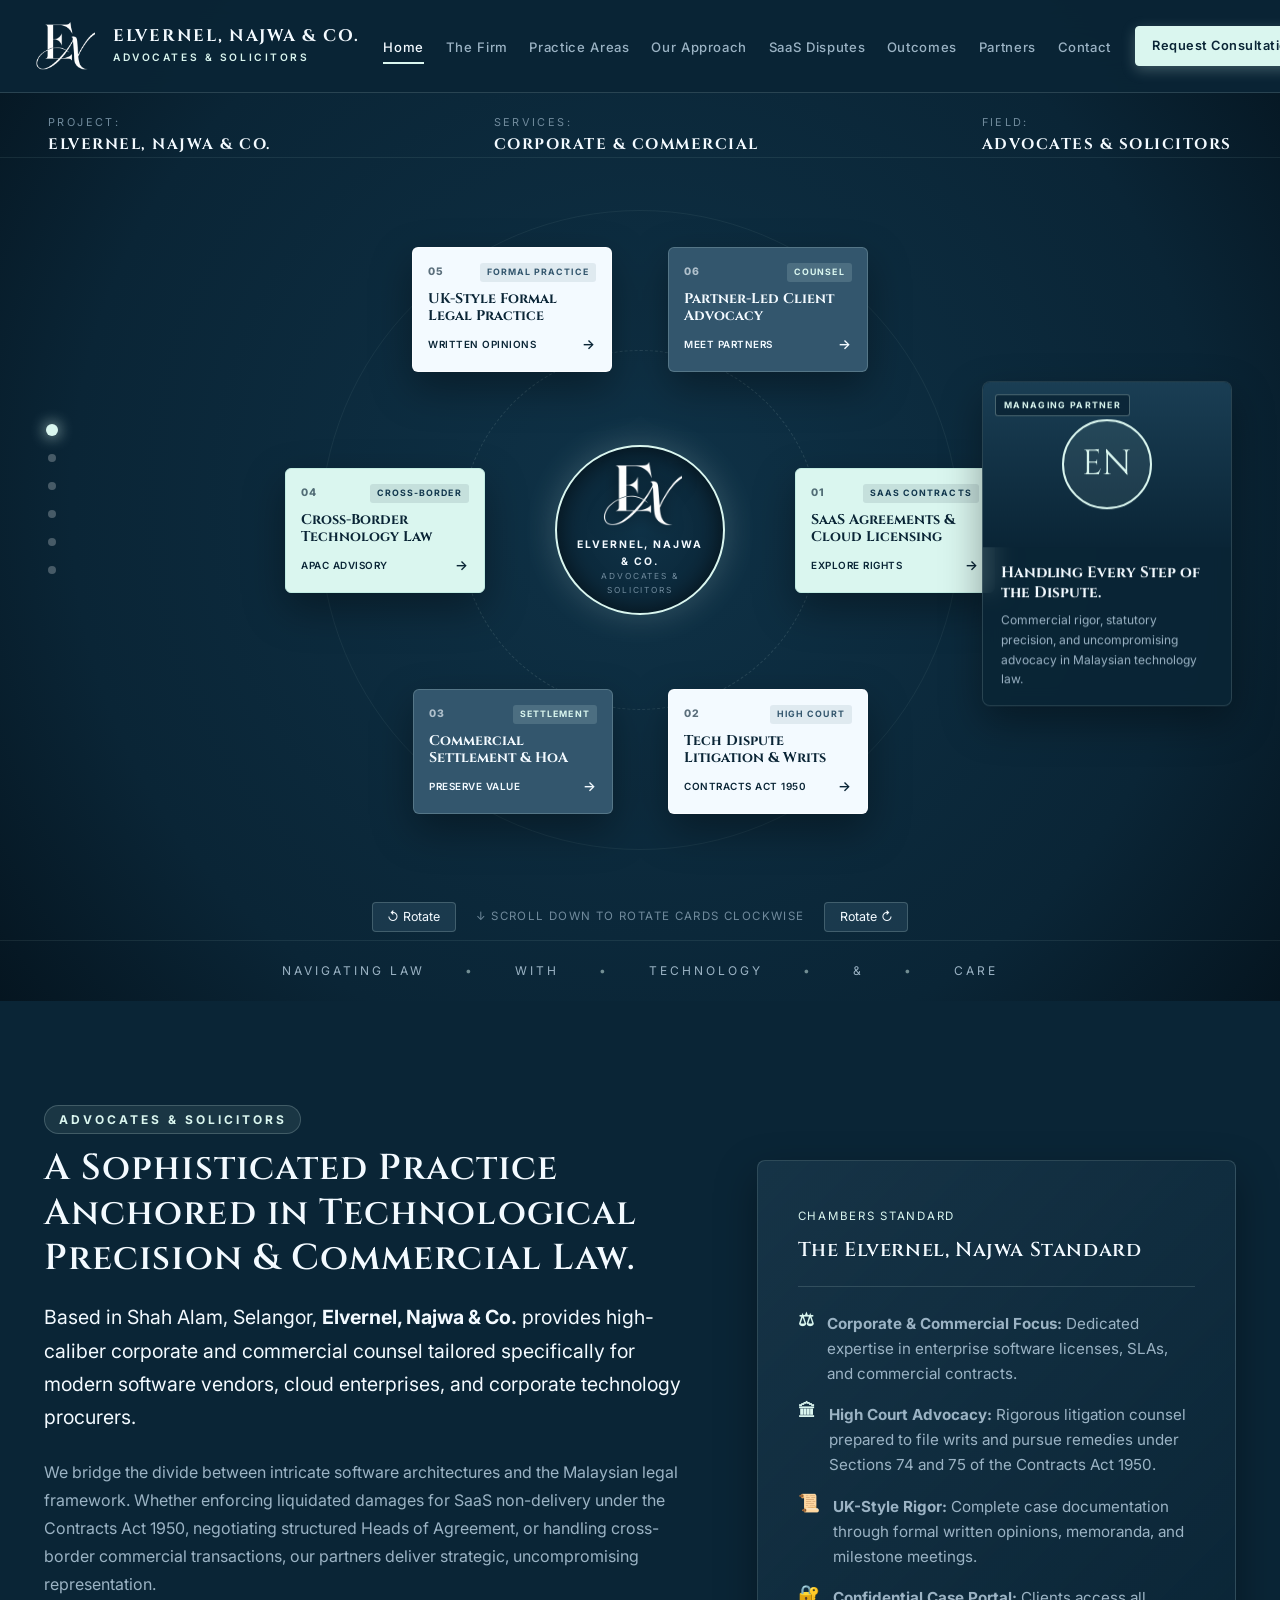
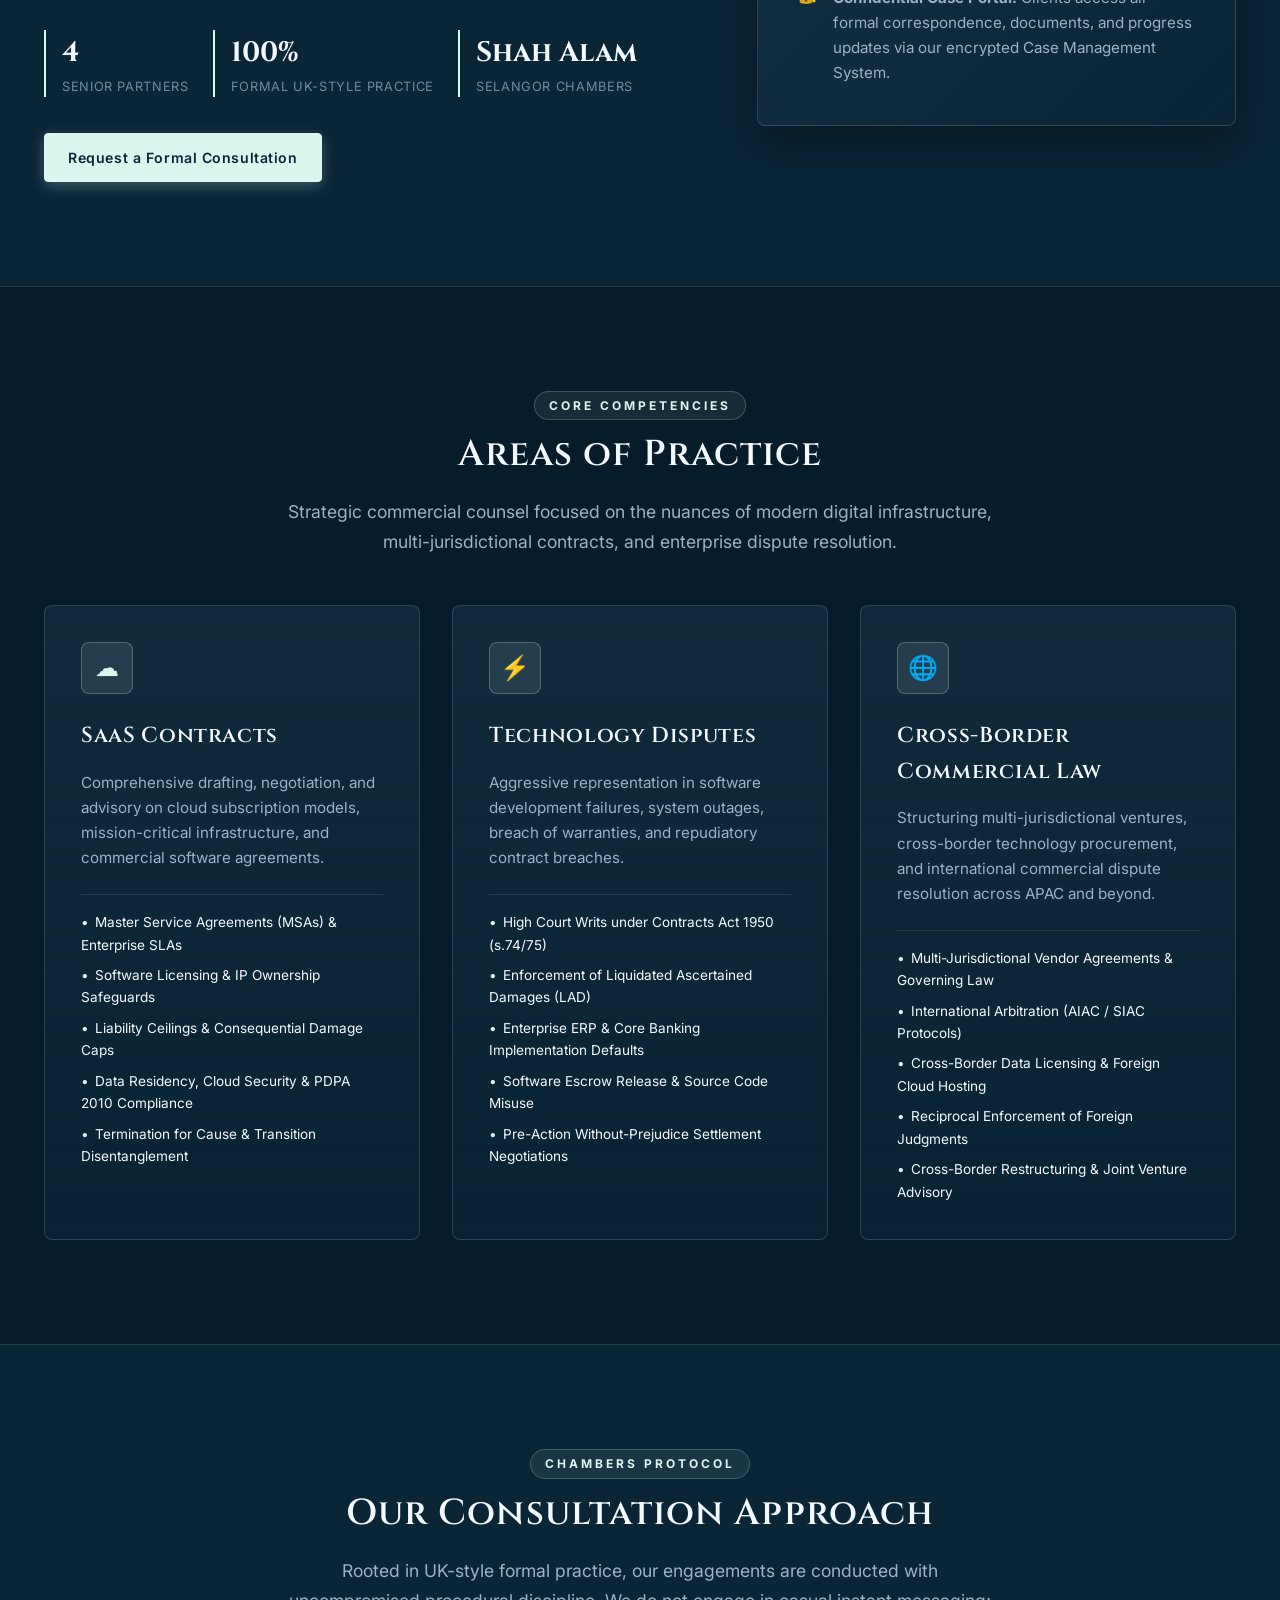
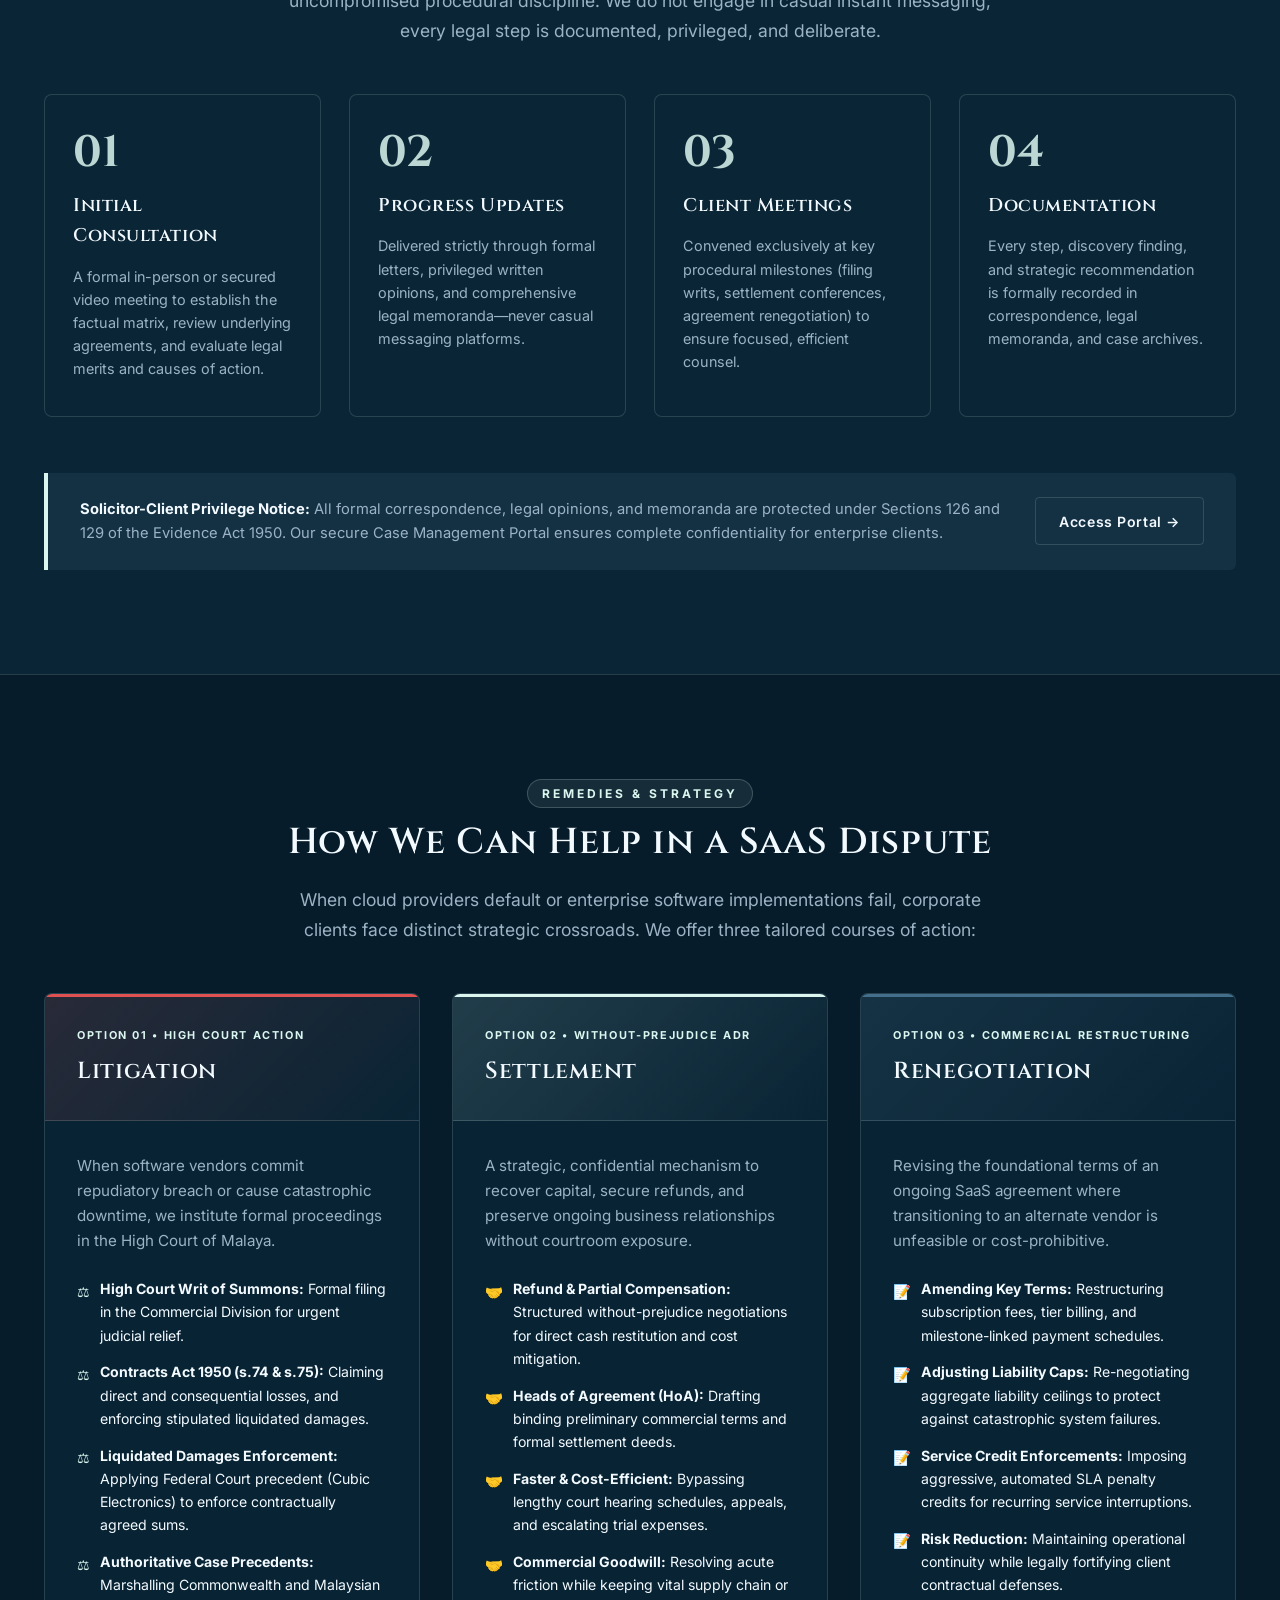
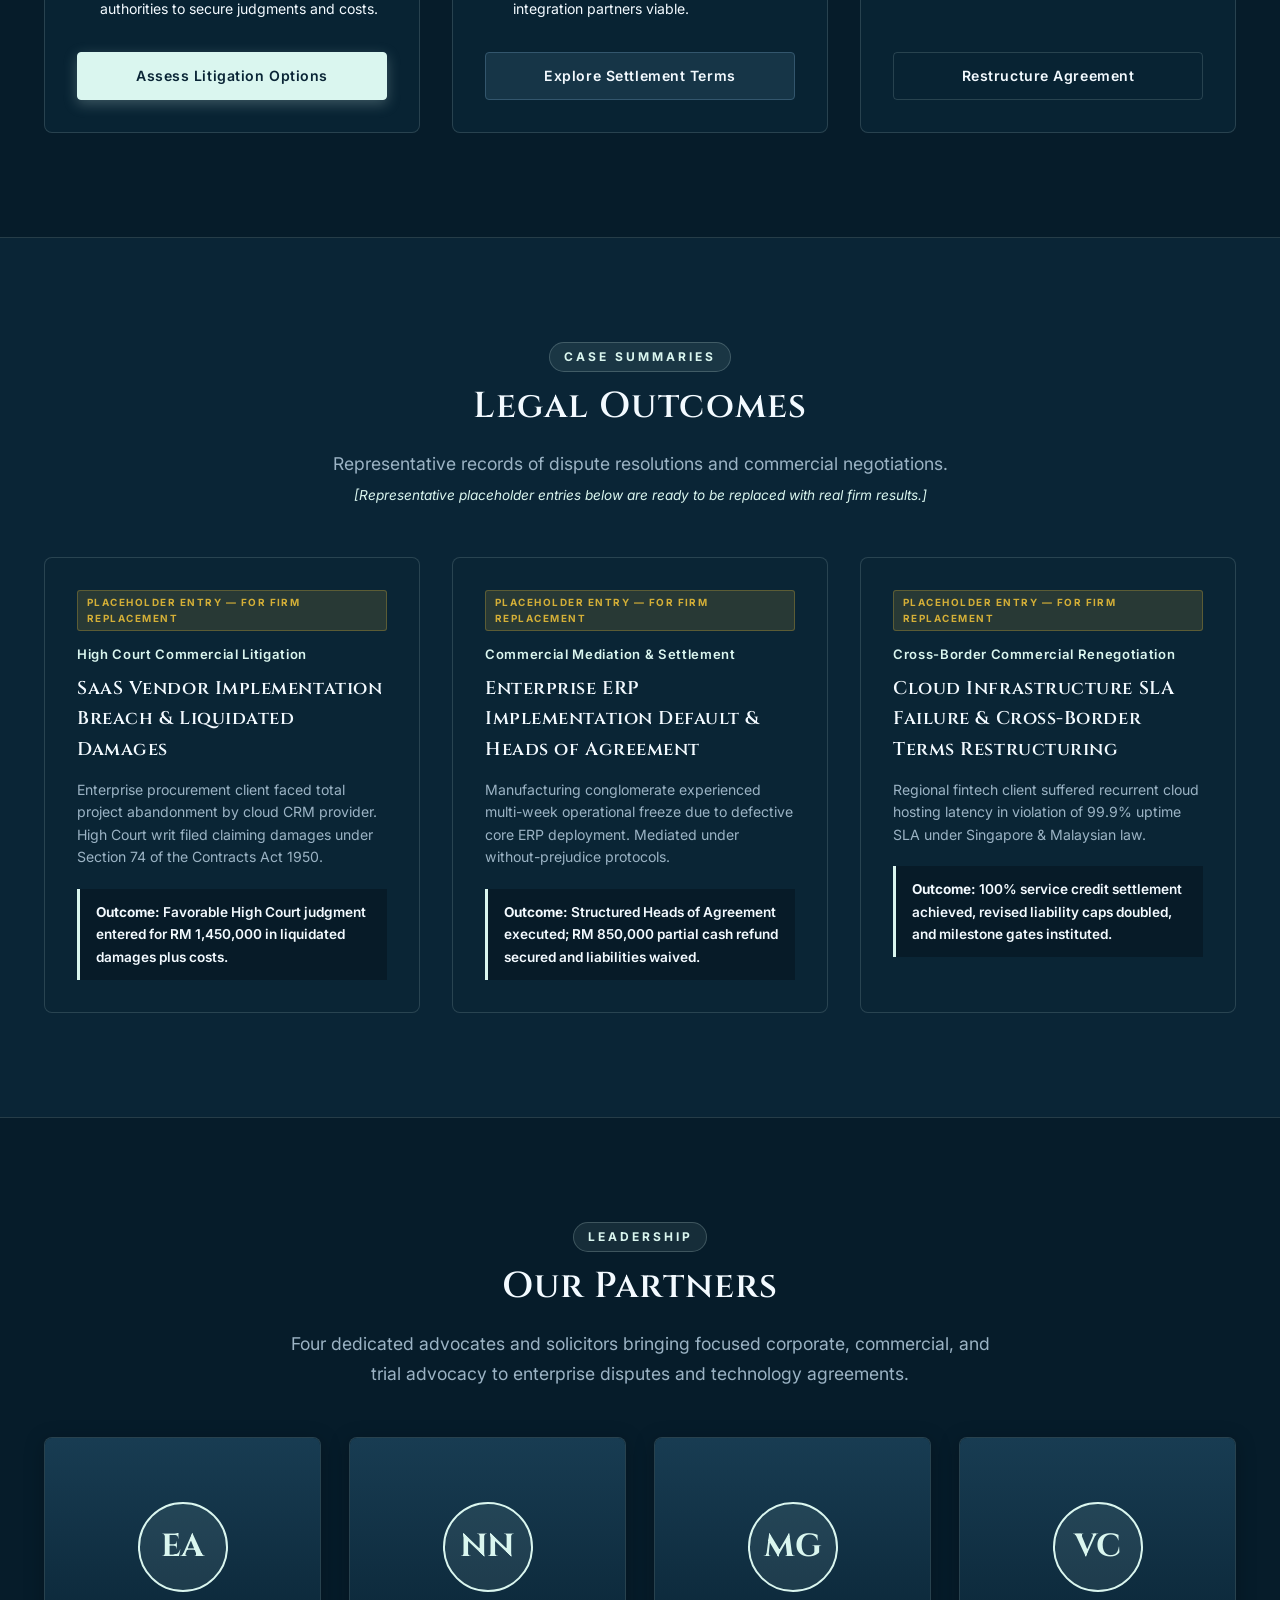
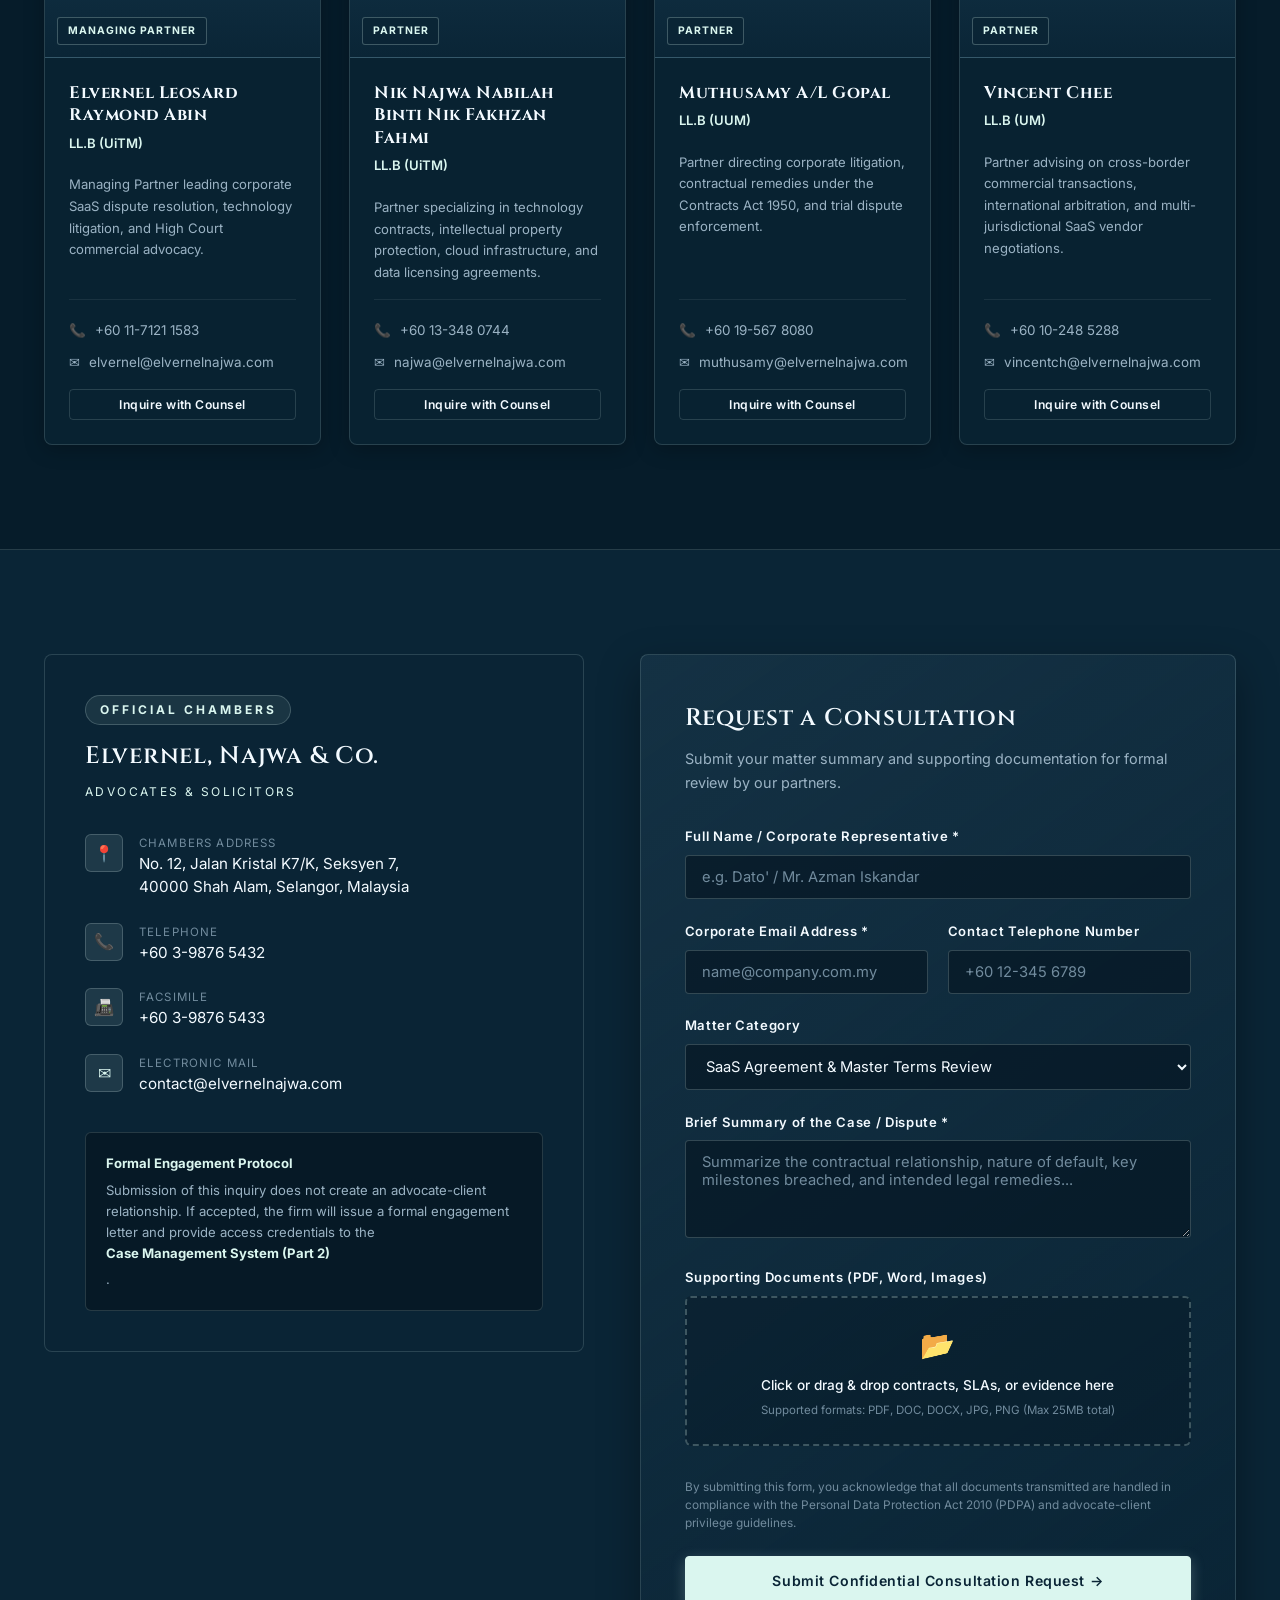
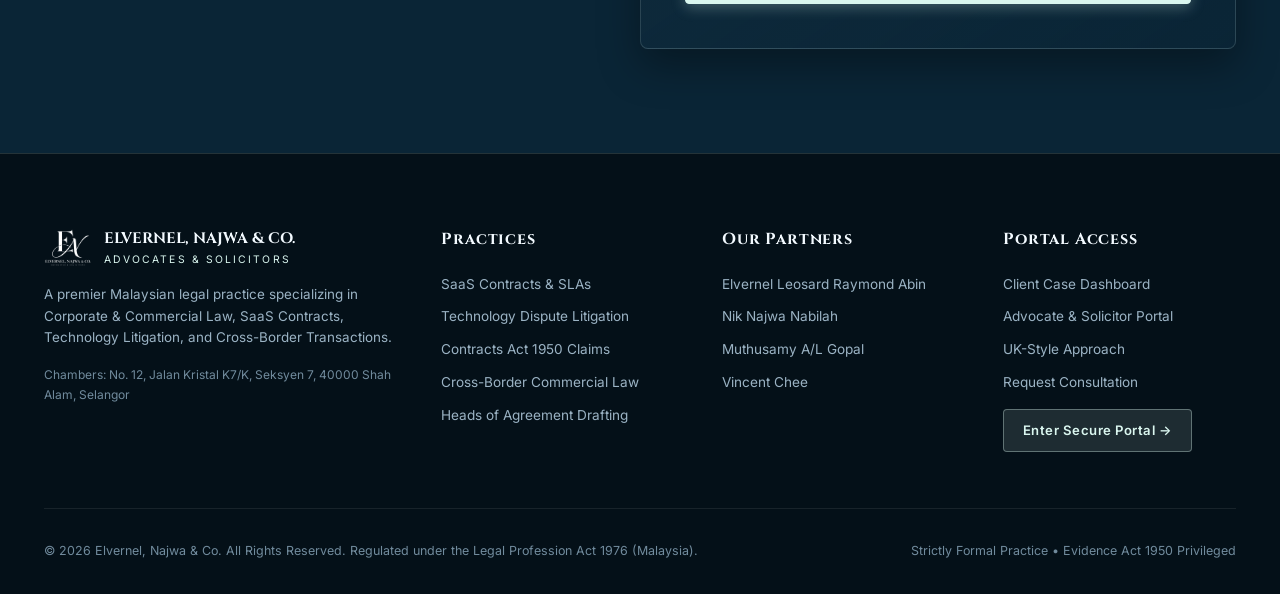
<file: index.html>
<!DOCTYPE html>
<html lang="en">
<head>
  <meta charset="UTF-8">
  <meta name="viewport" content="width=device-width, initial-scale=1.0">
  <title>Elvernel, Najwa & Co. | Advocates & Solicitors | Corporate, SaaS & Tech Disputes</title>
  <meta name="description" content="Malaysian law firm in Shah Alam specializing in Corporate & Commercial Law, SaaS Contracts, Technology Disputes, and Cross-Border Transactions.">
  <link rel="preconnect" href="https://fonts.googleapis.com">
  <link rel="preconnect" href="https://fonts.gstatic.com" crossorigin>
  <link href="https://fonts.googleapis.com/css2?family=Cinzel:wght@600;700;800&family=Inter:wght@300;400;500;600;700&display=swap" rel="stylesheet">
  <link rel="stylesheet" href="css/style.css">
</head>
<body>

  <!-- ==========================================================================
       HEADER & NAVIGATION
       ========================================================================== -->
  <header class="site-header">
    <div class="header-inner">
      <a href="index.html" class="brand-link">
        <img src="assets/images/monogram.png" alt="EN Monogram" class="brand-monogram-img">
        <div class="brand-text">
          <span class="brand-title">ELVERNEL, NAJWA & CO.</span>
          <span class="brand-subtitle">ADVOCATES & SOLICITORS</span>
        </div>
      </a>

      <ul class="nav-menu" id="navMenu">
        <li><a href="#hero" class="nav-link active">Home</a></li>
        <li><a href="#about" class="nav-link">The Firm</a></li>
        <li><a href="#practice" class="nav-link">Practice Areas</a></li>
        <li><a href="#approach" class="nav-link">Our Approach</a></li>
        <li><a href="#remedies" class="nav-link">SaaS Disputes</a></li>
        <li><a href="#outcomes" class="nav-link">Outcomes</a></li>
        <li><a href="#partners" class="nav-link">Partners</a></li>
        <li><a href="#contact" class="nav-link">Contact</a></li>
      </ul>

      <div class="nav-actions">
        <a href="#contact" class="btn btn-primary">Request Consultation</a>
        <a href="portal.html" class="btn btn-portal">Case Management Portal →</a>
        <button class="mobile-toggle" id="mobileToggle" aria-label="Toggle Navigation">☰</button>
      </div>
    </div>
  </header>

  <!-- ==========================================================================
       HERO SECTION (INSPIRATION: RADIAL PINWHEEL CLOCKWISE ROTATION ON SCROLL)
       ========================================================================== -->
  <section class="hero-editorial" id="hero">
    <!-- Top Editorial Metadata Bar -->
    <div class="hero-metadata-bar">
      <div class="meta-item">
        <span class="meta-label">Project:</span>
        <span class="meta-value">Elvernel, Najwa & Co.</span>
      </div>
      <div class="meta-item">
        <span class="meta-label">Services:</span>
        <span class="meta-value">Corporate & Commercial</span>
      </div>
      <div class="meta-item">
        <span class="meta-label">Field:</span>
        <span class="meta-value">Advocates & Solicitors</span>
      </div>
    </div>

    <!-- Left Pagination Dots Indicator -->
    <div class="hero-pagination-dots" aria-hidden="true">
      <div class="dot-step active"></div>
      <div class="dot-step"></div>
      <div class="dot-step"></div>
      <div class="dot-step"></div>
      <div class="dot-step"></div>
      <div class="dot-step"></div>
    </div>

    <!-- Main Wheel Viewport -->
    <div class="hero-wheel-viewport">
      <!-- Concentric Dashed Guide Circles -->
      <div class="wheel-guide-circle c-inner"></div>
      <div class="wheel-guide-circle c-outer"></div>

      <!-- Rotating Pinwheel Orbit Container (Rotates Clockwise on Scroll) -->
      <div class="pinwheel-orbit" id="pinwheelOrbit">
        
        <!-- Card 1: SaaS Contracts (Pure Mint) -->
        <div class="orbit-card card-mint" data-card-id="1">
          <div class="card-header-mini">
            <span class="card-num">01</span>
            <span class="card-tag">SaaS Contracts</span>
          </div>
          <div class="card-title">SaaS Agreements & Cloud Licensing</div>
          <div class="card-footer-mini">
            <span>Explore Rights</span>
            <span class="card-arrow">→</span>
          </div>
        </div>

        <!-- Card 2: High Court Litigation (Pure White) -->
        <div class="orbit-card card-white" data-card-id="2">
          <div class="card-header-mini">
            <span class="card-num">02</span>
            <span class="card-tag">High Court</span>
          </div>
          <div class="card-title">Tech Dispute Litigation & Writs</div>
          <div class="card-footer-mini">
            <span>Contracts Act 1950</span>
            <span class="card-arrow">→</span>
          </div>
        </div>

        <!-- Card 3: Commercial Settlement (Obsidian) -->
        <div class="orbit-card card-obsidian" data-card-id="3">
          <div class="card-header-mini">
            <span class="card-num">03</span>
            <span class="card-tag">Settlement</span>
          </div>
          <div class="card-title">Commercial Settlement & HoA</div>
          <div class="card-footer-mini">
            <span>Preserve Value</span>
            <span class="card-arrow">→</span>
          </div>
        </div>

        <!-- Card 4: Cross-Border Commercial (Pure Mint) -->
        <div class="orbit-card card-mint" data-card-id="4">
          <div class="card-header-mini">
            <span class="card-num">04</span>
            <span class="card-tag">Cross-Border</span>
          </div>
          <div class="card-title">Cross-Border Technology Law</div>
          <div class="card-footer-mini">
            <span>APAC Advisory</span>
            <span class="card-arrow">→</span>
          </div>
        </div>

        <!-- Card 5: Formal Practice (Pure White) -->
        <div class="orbit-card card-white" data-card-id="5">
          <div class="card-header-mini">
            <span class="card-num">05</span>
            <span class="card-tag">Formal Practice</span>
          </div>
          <div class="card-title">UK-Style Formal Legal Practice</div>
          <div class="card-footer-mini">
            <span>Written Opinions</span>
            <span class="card-arrow">→</span>
          </div>
        </div>

        <!-- Card 6: Direct Counsel (Obsidian) -->
        <div class="orbit-card card-obsidian" data-card-id="6">
          <div class="card-header-mini">
            <span class="card-num">06</span>
            <span class="card-tag">Counsel</span>
          </div>
          <div class="card-title">Partner-Led Client Advocacy</div>
          <div class="card-footer-mini">
            <span>Meet Partners</span>
            <span class="card-arrow">→</span>
          </div>
        </div>

      </div>

      <!-- Central Emblem Hub (Anchor Monogram) -->
      <div class="central-emblem-hub" onclick="document.getElementById('about').scrollIntoView({behavior:'smooth'})" title="Explore Elvernel, Najwa & Co.">
        <img src="assets/images/monogram.png" alt="EN Monogram" style="height: 64px; width: auto; filter: brightness(0) invert(1) drop-shadow(0 2px 8px rgba(0,0,0,0.5)); margin-bottom: 0.25rem;">
        <div class="central-firm-text">Elvernel, Najwa & Co.</div>
        <div class="central-solicitor-text">Advocates & Solicitors</div>
      </div>

      <!-- Floating Right Feature Card (Harvie Specter Style Counsel) -->
      <div class="hero-floating-attorney">
        <div class="attorney-img-box">
          <div class="attorney-badge-overlay">Managing Partner</div>
          <div class="attorney-silhouette">EN</div>
        </div>
        <div class="attorney-info-box">
          <div class="attorney-headline">Handling Every Step of the Dispute.</div>
          <div class="attorney-subtext">Commercial rigor, statutory precision, and uncompromising advocacy in Malaysian technology law.</div>
        </div>
      </div>
    </div>

    <!-- Manual Rotation Controls & Scroll Hint -->
    <div class="wheel-controls-bar">
      <button class="control-btn" id="btnRotateCcw" title="Rotate Counter-Clockwise">↺ Rotate</button>
      <span class="scroll-hint-text">↓ Scroll down to rotate cards clockwise</span>
      <button class="control-btn" id="btnRotateCw" title="Rotate Clockwise">Rotate ↻</button>
    </div>

    <!-- Bottom Editorial Tagline (Matches Inspiration Image) -->
    <div class="hero-bottom-tagline">
      <span>Navigating Law</span>
      <span class="tagline-sep">•</span>
      <span>With</span>
      <span class="tagline-sep">•</span>
      <span>Technology</span>
      <span class="tagline-sep">•</span>
      <span>&</span>
      <span class="tagline-sep">•</span>
      <span>Care</span>
    </div>
  </section>

  <!-- ==========================================================================
       SECTION: ABOUT THE FIRM & INTRO
       ========================================================================== -->
  <section class="section-pad" id="about">
    <div class="container">
      <div class="intro-grid">
        <div>
          <span class="section-label">Advocates & Solicitors</span>
          <h2 class="section-title">A Sophisticated Practice Anchored in Technological Precision & Commercial Law.</h2>
          <p class="intro-lead">
            Based in Shah Alam, Selangor, <strong>Elvernel, Najwa & Co.</strong> provides high-caliber corporate and commercial counsel tailored specifically for modern software vendors, cloud enterprises, and corporate technology procurers.
          </p>
          <p class="intro-body">
            We bridge the divide between intricate software architectures and the Malaysian legal framework. Whether enforcing liquidated damages for SaaS non-delivery under the Contracts Act 1950, negotiating structured Heads of Agreement, or handling cross-border commercial transactions, our partners deliver strategic, uncompromising representation.
          </p>

          <div class="intro-badges">
            <div class="intro-badge-item">
              <div class="badge-number">4</div>
              <div class="badge-text">Senior Partners</div>
            </div>
            <div class="intro-badge-item">
              <div class="badge-number">100%</div>
              <div class="badge-text">Formal UK-Style Practice</div>
            </div>
            <div class="intro-badge-item">
              <div class="badge-number">Shah Alam</div>
              <div class="badge-text">Selangor Chambers</div>
            </div>
          </div>

          <a href="#contact" class="btn btn-primary">Request a Formal Consultation</a>
        </div>

        <div class="intro-card-panel">
          <div class="intro-panel-header">
            <span style="font-size: 0.72rem; letter-spacing: 0.15em; text-transform: uppercase; color: var(--color-pure-mint);">Chambers Standard</span>
            <h3 style="font-size: 1.25rem; margin-top: 0.35rem;">The Elvernel, Najwa Standard</h3>
          </div>
          <ul class="intro-panel-items">
            <li class="intro-panel-item">
              <span class="intro-panel-icon">⚖</span>
              <span><strong>Corporate & Commercial Focus:</strong> Dedicated expertise in enterprise software licenses, SLAs, and commercial contracts.</span>
            </li>
            <li class="intro-panel-item">
              <span class="intro-panel-icon">🏛</span>
              <span><strong>High Court Advocacy:</strong> Rigorous litigation counsel prepared to file writs and pursue remedies under Sections 74 and 75 of the Contracts Act 1950.</span>
            </li>
            <li class="intro-panel-item">
              <span class="intro-panel-icon">📜</span>
              <span><strong>UK-Style Rigor:</strong> Complete case documentation through formal written opinions, memoranda, and milestone meetings.</span>
            </li>
            <li class="intro-panel-item">
              <span class="intro-panel-icon">🔐</span>
              <span><strong>Confidential Case Portal:</strong> Clients access all formal correspondence, documents, and progress updates via our encrypted Case Management System.</span>
            </li>
          </ul>
        </div>
      </div>
    </div>
  </section>

  <!-- ==========================================================================
       SECTION: AREAS OF PRACTICE
       ========================================================================== -->
  <section class="section-pad-alt" id="practice">
    <div class="container">
      <div style="text-align: center;">
        <span class="section-label">Core Competencies</span>
        <h2 class="section-title">Areas of Practice</h2>
        <p class="section-desc">
          Strategic commercial counsel focused on the nuances of modern digital infrastructure, multi-jurisdictional contracts, and enterprise dispute resolution.
        </p>
      </div>

      <div class="practice-grid">
        <!-- Practice 1: SaaS Contracts -->
        <div class="practice-card">
          <div class="practice-icon-box">☁</div>
          <h3 class="practice-title">SaaS Contracts</h3>
          <p class="practice-desc">
            Comprehensive drafting, negotiation, and advisory on cloud subscription models, mission-critical infrastructure, and commercial software agreements.
          </p>
          <ul class="practice-topics">
            <li>Master Service Agreements (MSAs) & Enterprise SLAs</li>
            <li>Software Licensing & IP Ownership Safeguards</li>
            <li>Liability Ceilings & Consequential Damage Caps</li>
            <li>Data Residency, Cloud Security & PDPA 2010 Compliance</li>
            <li>Termination for Cause & Transition Disentanglement</li>
          </ul>
        </div>

        <!-- Practice 2: Technology Disputes -->
        <div class="practice-card">
          <div class="practice-icon-box">⚡</div>
          <h3 class="practice-title">Technology Disputes</h3>
          <p class="practice-desc">
            Aggressive representation in software development failures, system outages, breach of warranties, and repudiatory contract breaches.
          </p>
          <ul class="practice-topics">
            <li>High Court Writs under Contracts Act 1950 (s.74/75)</li>
            <li>Enforcement of Liquidated Ascertained Damages (LAD)</li>
            <li>Enterprise ERP & Core Banking Implementation Defaults</li>
            <li>Software Escrow Release & Source Code Misuse</li>
            <li>Pre-Action Without-Prejudice Settlement Negotiations</li>
          </ul>
        </div>

        <!-- Practice 3: Cross-Border Commercial Law -->
        <div class="practice-card">
          <div class="practice-icon-box">🌐</div>
          <h3 class="practice-title">Cross-Border Commercial Law</h3>
          <p class="practice-desc">
            Structuring multi-jurisdictional ventures, cross-border technology procurement, and international commercial dispute resolution across APAC and beyond.
          </p>
          <ul class="practice-topics">
            <li>Multi-Jurisdictional Vendor Agreements & Governing Law</li>
            <li>International Arbitration (AIAC / SIAC Protocols)</li>
            <li>Cross-Border Data Licensing & Foreign Cloud Hosting</li>
            <li>Reciprocal Enforcement of Foreign Judgments</li>
            <li>Cross-Border Restructuring & Joint Venture Advisory</li>
          </ul>
        </div>
      </div>
    </div>
  </section>

  <!-- ==========================================================================
       SECTION: OUR CONSULTATION APPROACH (UK-STYLE, FORMAL)
       ========================================================================== -->
  <section class="section-pad" id="approach">
    <div class="container">
      <div style="text-align: center;">
        <span class="section-label">Chambers Protocol</span>
        <h2 class="section-title">Our Consultation Approach</h2>
        <p class="section-desc">
          Rooted in UK-style formal practice, our engagements are conducted with uncompromised procedural discipline. We do not engage in casual instant messaging; every legal step is documented, privileged, and deliberate.
        </p>
      </div>

      <div class="approach-steps">
        <!-- Step 1 -->
        <div class="approach-card">
          <div class="step-number">01</div>
          <h3 class="step-title">Initial Consultation</h3>
          <p class="step-desc">
            A formal in-person or secured video meeting to establish the factual matrix, review underlying agreements, and evaluate legal merits and causes of action.
          </p>
        </div>

        <!-- Step 2 -->
        <div class="approach-card">
          <div class="step-number">02</div>
          <h3 class="step-title">Progress Updates</h3>
          <p class="step-desc">
            Delivered strictly through formal letters, privileged written opinions, and comprehensive legal memoranda—never casual messaging platforms.
          </p>
        </div>

        <!-- Step 3 -->
        <div class="approach-card">
          <div class="step-number">03</div>
          <h3 class="step-title">Client Meetings</h3>
          <p class="step-desc">
            Convened exclusively at key procedural milestones (filing writs, settlement conferences, agreement renegotiation) to ensure focused, efficient counsel.
          </p>
        </div>

        <!-- Step 4 -->
        <div class="approach-card">
          <div class="step-number">04</div>
          <h3 class="step-title">Documentation</h3>
          <p class="step-desc">
            Every step, discovery finding, and strategic recommendation is formally recorded in correspondence, legal memoranda, and case archives.
          </p>
        </div>
      </div>

      <!-- Formal Advisory Callout -->
      <div class="formal-advisory-callout">
        <div class="formal-advisory-text">
          <strong>Solicitor-Client Privilege Notice:</strong> All formal correspondence, legal opinions, and memoranda are protected under Sections 126 and 129 of the Evidence Act 1950. Our secure Case Management Portal ensures complete confidentiality for enterprise clients.
        </div>
        <a href="portal.html" class="btn btn-outline" style="white-space: nowrap;">Access Portal →</a>
      </div>
    </div>
  </section>

  <!-- ==========================================================================
       SECTION: HOW WE CAN HELP (SAAS DISPUTE RESOLUTION - 3 OPTIONS)
       ========================================================================== -->
  <section class="section-pad-alt" id="remedies">
    <div class="container">
      <div style="text-align: center;">
        <span class="section-label">Remedies & Strategy</span>
        <h2 class="section-title">How We Can Help in a SaaS Dispute</h2>
        <p class="section-desc">
          When cloud providers default or enterprise software implementations fail, corporate clients face distinct strategic crossroads. We offer three tailored courses of action:
        </p>
      </div>

      <div class="remedies-grid">
        <!-- Option 1: Litigation -->
        <div class="remedy-card remedy-litigation">
          <div class="remedy-header">
            <div class="remedy-badge">Option 01 • High Court Action</div>
            <h3 class="remedy-title">Litigation</h3>
          </div>
          <div class="remedy-body">
            <p class="remedy-desc">
              When software vendors commit repudiatory breach or cause catastrophic downtime, we institute formal proceedings in the High Court of Malaya.
            </p>
            <ul class="remedy-points">
              <li class="remedy-point-item">
                <span class="remedy-point-icon">⚖</span>
                <span><strong>High Court Writ of Summons:</strong> Formal filing in the Commercial Division for urgent judicial relief.</span>
              </li>
              <li class="remedy-point-item">
                <span class="remedy-point-icon">⚖</span>
                <span><strong>Contracts Act 1950 (s.74 & s.75):</strong> Claiming direct and consequential losses, and enforcing stipulated liquidated damages.</span>
              </li>
              <li class="remedy-point-item">
                <span class="remedy-point-icon">⚖</span>
                <span><strong>Liquidated Damages Enforcement:</strong> Applying Federal Court precedent (Cubic Electronics) to enforce contractually agreed sums.</span>
              </li>
              <li class="remedy-point-item">
                <span class="remedy-point-icon">⚖</span>
                <span><strong>Authoritative Case Precedents:</strong> Marshalling Commonwealth and Malaysian authorities to secure judgments and costs.</span>
              </li>
            </ul>
            <div class="remedy-action">
              <a href="#contact" class="btn btn-primary" style="width: 100%;">Assess Litigation Options</a>
            </div>
          </div>
        </div>

        <!-- Option 2: Settlement -->
        <div class="remedy-card remedy-settlement">
          <div class="remedy-header">
            <div class="remedy-badge">Option 02 • Without-Prejudice ADR</div>
            <h3 class="remedy-title">Settlement</h3>
          </div>
          <div class="remedy-body">
            <p class="remedy-desc">
              A strategic, confidential mechanism to recover capital, secure refunds, and preserve ongoing business relationships without courtroom exposure.
            </p>
            <ul class="remedy-points">
              <li class="remedy-point-item">
                <span class="remedy-point-icon">🤝</span>
                <span><strong>Refund & Partial Compensation:</strong> Structured without-prejudice negotiations for direct cash restitution and cost mitigation.</span>
              </li>
              <li class="remedy-point-item">
                <span class="remedy-point-icon">🤝</span>
                <span><strong>Heads of Agreement (HoA):</strong> Drafting binding preliminary commercial terms and formal settlement deeds.</span>
              </li>
              <li class="remedy-point-item">
                <span class="remedy-point-icon">🤝</span>
                <span><strong>Faster & Cost-Efficient:</strong> Bypassing lengthy court hearing schedules, appeals, and escalating trial expenses.</span>
              </li>
              <li class="remedy-point-item">
                <span class="remedy-point-icon">🤝</span>
                <span><strong>Commercial Goodwill:</strong> Resolving acute friction while keeping vital supply chain or integration partners viable.</span>
              </li>
            </ul>
            <div class="remedy-action">
              <a href="#contact" class="btn btn-secondary" style="width: 100%;">Explore Settlement Terms</a>
            </div>
          </div>
        </div>

        <!-- Option 3: Renegotiation -->
        <div class="remedy-card remedy-renegotiation">
          <div class="remedy-header">
            <div class="remedy-badge">Option 03 • Commercial Restructuring</div>
            <h3 class="remedy-title">Renegotiation</h3>
          </div>
          <div class="remedy-body">
            <p class="remedy-desc">
              Revising the foundational terms of an ongoing SaaS agreement where transitioning to an alternate vendor is unfeasible or cost-prohibitive.
            </p>
            <ul class="remedy-points">
              <li class="remedy-point-item">
                <span class="remedy-point-icon">📝</span>
                <span><strong>Amending Key Terms:</strong> Restructuring subscription fees, tier billing, and milestone-linked payment schedules.</span>
              </li>
              <li class="remedy-point-item">
                <span class="remedy-point-icon">📝</span>
                <span><strong>Adjusting Liability Caps:</strong> Re-negotiating aggregate liability ceilings to protect against catastrophic system failures.</span>
              </li>
              <li class="remedy-point-item">
                <span class="remedy-point-icon">📝</span>
                <span><strong>Service Credit Enforcements:</strong> Imposing aggressive, automated SLA penalty credits for recurring service interruptions.</span>
              </li>
              <li class="remedy-point-item">
                <span class="remedy-point-icon">📝</span>
                <span><strong>Risk Reduction:</strong> Maintaining operational continuity while legally fortifying client contractual defenses.</span>
              </li>
            </ul>
            <div class="remedy-action">
              <a href="#contact" class="btn btn-outline" style="width: 100%;">Restructure Agreement</a>
            </div>
          </div>
        </div>
      </div>
    </div>
  </section>

  <!-- ==========================================================================
       SECTION: LEGAL OUTCOMES (REPRESENTATIVE RESULTS)
       ========================================================================== -->
  <section class="section-pad" id="outcomes">
    <div class="container">
      <div style="text-align: center;">
        <span class="section-label">Case Summaries</span>
        <h2 class="section-title">Legal Outcomes</h2>
        <p class="section-desc">
          Representative records of dispute resolutions and commercial negotiations. <br>
          <em style="font-size: 0.85rem; color: var(--color-pure-mint);">[Representative placeholder entries below are ready to be replaced with real firm results.]</em>
        </p>
      </div>

      <div class="outcomes-grid">
        <!-- Placeholder Result 1 -->
        <div class="outcome-card">
          <div class="outcome-placeholder-badge">Placeholder Entry — For Firm Replacement</div>
          <div class="outcome-type">High Court Commercial Litigation</div>
          <h3 class="outcome-title serif-font">SaaS Vendor Implementation Breach & Liquidated Damages</h3>
          <p class="outcome-summary">
            Enterprise procurement client faced total project abandonment by cloud CRM provider. High Court writ filed claiming damages under Section 74 of the Contracts Act 1950.
          </p>
          <div class="outcome-result-box">
            <strong>Outcome:</strong> Favorable High Court judgment entered for RM 1,450,000 in liquidated damages plus costs.
          </div>
        </div>

        <!-- Placeholder Result 2 -->
        <div class="outcome-card">
          <div class="outcome-placeholder-badge">Placeholder Entry — For Firm Replacement</div>
          <div class="outcome-type">Commercial Mediation & Settlement</div>
          <h3 class="outcome-title serif-font">Enterprise ERP Implementation Default & Heads of Agreement</h3>
          <p class="outcome-summary">
            Manufacturing conglomerate experienced multi-week operational freeze due to defective core ERP deployment. Mediated under without-prejudice protocols.
          </p>
          <div class="outcome-result-box">
            <strong>Outcome:</strong> Structured Heads of Agreement executed; RM 850,000 partial cash refund secured and liabilities waived.
          </div>
        </div>

        <!-- Placeholder Result 3 -->
        <div class="outcome-card">
          <div class="outcome-placeholder-badge">Placeholder Entry — For Firm Replacement</div>
          <div class="outcome-type">Cross-Border Commercial Renegotiation</div>
          <h3 class="outcome-title serif-font">Cloud Infrastructure SLA Failure & Cross-Border Terms Restructuring</h3>
          <p class="outcome-summary">
            Regional fintech client suffered recurrent cloud hosting latency in violation of 99.9% uptime SLA under Singapore & Malaysian law.
          </p>
          <div class="outcome-result-box">
            <strong>Outcome:</strong> 100% service credit settlement achieved, revised liability caps doubled, and milestone gates instituted.
          </div>
        </div>
      </div>
    </div>
  </section>

  <!-- ==========================================================================
       SECTION: OUR PARTNERS (4 PROFILE CARDS)
       ========================================================================== -->
  <section class="section-pad-alt" id="partners">
    <div class="container">
      <div style="text-align: center;">
        <span class="section-label">Leadership</span>
        <h2 class="section-title">Our Partners</h2>
        <p class="section-desc">
          Four dedicated advocates and solicitors bringing focused corporate, commercial, and trial advocacy to enterprise disputes and technology agreements.
        </p>
      </div>

      <div class="partners-grid">
        <!-- Partner 1: Elvernel Leosard Raymond Abin -->
        <div class="partner-card">
          <div class="partner-photo-box">
            <span class="partner-role-tag">Managing Partner</span>
            <div class="partner-avatar-placeholder">EA</div>
          </div>
          <div class="partner-details">
            <h3 class="partner-name">Elvernel Leosard Raymond Abin</h3>
            <div class="partner-qual">LL.B (UiTM)</div>
            <p style="font-size: 0.82rem; color: var(--color-text-muted); margin-bottom: 1rem;">
              Managing Partner leading corporate SaaS dispute resolution, technology litigation, and High Court commercial advocacy.
            </p>
            <ul class="partner-contact-list">
              <li class="partner-contact-item">
                <span>📞</span>
                <a href="tel:+601171211583">+60 11-7121 1583</a>
              </li>
              <li class="partner-contact-item">
                <span>✉</span>
                <a href="mailto:elvernel@elvernelnajwa.com">elvernel@elvernelnajwa.com</a>
              </li>
            </ul>
            <button class="btn btn-outline" style="margin-top: 1rem; font-size: 0.76rem; padding: 0.45rem 0.85rem;" onclick="directPartnerInquiry('Elvernel Leosard Raymond Abin')">Inquire with Counsel</button>
          </div>
        </div>

        <!-- Partner 2: Nik Najwa Nabilah Binti Nik Fakhzan Fahmi -->
        <div class="partner-card">
          <div class="partner-photo-box">
            <span class="partner-role-tag">Partner</span>
            <div class="partner-avatar-placeholder">NN</div>
          </div>
          <div class="partner-details">
            <h3 class="partner-name">Nik Najwa Nabilah Binti Nik Fakhzan Fahmi</h3>
            <div class="partner-qual">LL.B (UiTM)</div>
            <p style="font-size: 0.82rem; color: var(--color-text-muted); margin-bottom: 1rem;">
              Partner specializing in technology contracts, intellectual property protection, cloud infrastructure, and data licensing agreements.
            </p>
            <ul class="partner-contact-list">
              <li class="partner-contact-item">
                <span>📞</span>
                <a href="tel:+60133480744">+60 13-348 0744</a>
              </li>
              <li class="partner-contact-item">
                <span>✉</span>
                <a href="mailto:najwa@elvernelnajwa.com">najwa@elvernelnajwa.com</a>
              </li>
            </ul>
            <button class="btn btn-outline" style="margin-top: 1rem; font-size: 0.76rem; padding: 0.45rem 0.85rem;" onclick="directPartnerInquiry('Nik Najwa Nabilah')">Inquire with Counsel</button>
          </div>
        </div>

        <!-- Partner 3: Muthusamy A/L Gopal -->
        <div class="partner-card">
          <div class="partner-photo-box">
            <span class="partner-role-tag">Partner</span>
            <div class="partner-avatar-placeholder">MG</div>
          </div>
          <div class="partner-details">
            <h3 class="partner-name">Muthusamy A/L Gopal</h3>
            <div class="partner-qual">LL.B (UUM)</div>
            <p style="font-size: 0.82rem; color: var(--color-text-muted); margin-bottom: 1rem;">
              Partner directing corporate litigation, contractual remedies under the Contracts Act 1950, and trial dispute enforcement.
            </p>
            <ul class="partner-contact-list">
              <li class="partner-contact-item">
                <span>📞</span>
                <a href="tel:+60195678080">+60 19-567 8080</a>
              </li>
              <li class="partner-contact-item">
                <span>✉</span>
                <a href="mailto:muthusamy@elvernelnajwa.com">muthusamy@elvernelnajwa.com</a>
              </li>
            </ul>
            <button class="btn btn-outline" style="margin-top: 1rem; font-size: 0.76rem; padding: 0.45rem 0.85rem;" onclick="directPartnerInquiry('Muthusamy A/L Gopal')">Inquire with Counsel</button>
          </div>
        </div>

        <!-- Partner 4: Vincent Chee -->
        <div class="partner-card">
          <div class="partner-photo-box">
            <span class="partner-role-tag">Partner</span>
            <div class="partner-avatar-placeholder">VC</div>
          </div>
          <div class="partner-details">
            <h3 class="partner-name">Vincent Chee</h3>
            <div class="partner-qual">LL.B (UM)</div>
            <p style="font-size: 0.82rem; color: var(--color-text-muted); margin-bottom: 1rem;">
              Partner advising on cross-border commercial transactions, international arbitration, and multi-jurisdictional SaaS vendor negotiations.
            </p>
            <ul class="partner-contact-list">
              <li class="partner-contact-item">
                <span>📞</span>
                <a href="tel:+60102485288">+60 10-248 5288</a>
              </li>
              <li class="partner-contact-item">
                <span>✉</span>
                <a href="mailto:vincentch@elvernelnajwa.com">vincentch@elvernelnajwa.com</a>
              </li>
            </ul>
            <button class="btn btn-outline" style="margin-top: 1rem; font-size: 0.76rem; padding: 0.45rem 0.85rem;" onclick="directPartnerInquiry('Vincent Chee')">Inquire with Counsel</button>
          </div>
        </div>
      </div>
    </div>
  </section>

  <!-- ==========================================================================
       SECTION: CONTACT US / REQUEST A CONSULTATION
       ========================================================================== -->
  <section class="section-pad" id="contact">
    <div class="container" id="contactSection">
      <div class="contact-layout">
        
        <!-- Firm Official Details Panel -->
        <div class="contact-info-panel">
          <span class="section-label">Official Chambers</span>
          <h2 class="contact-firm-title serif-font">Elvernel, Najwa & Co.</h2>
          <div class="contact-firm-subtitle">Advocates & Solicitors</div>

          <div class="contact-data-list">
            <div class="contact-data-item">
              <div class="contact-data-icon">📍</div>
              <div class="contact-data-content">
                <span class="contact-data-label">Chambers Address</span>
                <span class="contact-data-value">
                  No. 12, Jalan Kristal K7/K, Seksyen 7,<br>
                  40000 Shah Alam, Selangor, Malaysia
                </span>
              </div>
            </div>

            <div class="contact-data-item">
              <div class="contact-data-icon">📞</div>
              <div class="contact-data-content">
                <span class="contact-data-label">Telephone</span>
                <span class="contact-data-value"><a href="tel:+60398765432">+60 3-9876 5432</a></span>
              </div>
            </div>

            <div class="contact-data-item">
              <div class="contact-data-icon">📠</div>
              <div class="contact-data-content">
                <span class="contact-data-label">Facsimile</span>
                <span class="contact-data-value">+60 3-9876 5433</span>
              </div>
            </div>

            <div class="contact-data-item">
              <div class="contact-data-icon">✉</div>
              <div class="contact-data-content">
                <span class="contact-data-label">Electronic Mail</span>
                <span class="contact-data-value"><a href="mailto:contact@elvernelnajwa.com">contact@elvernelnajwa.com</a></span>
              </div>
            </div>
          </div>

          <div class="formal-protocol-box">
            <strong>Formal Engagement Protocol</strong>
            Submission of this inquiry does not create an advocate-client relationship. If accepted, the firm will issue a formal engagement letter and provide access credentials to the <strong>Case Management System (Part 2)</strong>.
          </div>
        </div>

        <!-- Consultation Request Form -->
        <div class="consultation-form-card">
          <h2 class="form-title serif-font">Request a Consultation</h2>
          <p class="form-subtitle">
            Submit your matter summary and supporting documentation for formal review by our partners.
          </p>

          <form id="consultationForm">
            <div class="form-group">
              <label for="fullName" class="form-label">Full Name / Corporate Representative *</label>
              <input type="text" id="fullName" class="form-control" placeholder="e.g. Dato' / Mr. Azman Iskandar" required>
            </div>

            <div class="form-row">
              <div class="form-group">
                <label for="emailAddress" class="form-label">Corporate Email Address *</label>
                <input type="email" id="emailAddress" class="form-control" placeholder="name@company.com.my" required>
              </div>
              <div class="form-group">
                <label for="phoneNumber" class="form-label">Contact Telephone Number</label>
                <input type="tel" id="phoneNumber" class="form-control" placeholder="+60 12-345 6789">
              </div>
            </div>

            <div class="form-group">
              <label for="practiceAreaSelect" class="form-label">Matter Category</label>
              <select id="practiceAreaSelect" class="form-control">
                <option value="SaaS Contracts">SaaS Agreement & Master Terms Review</option>
                <option value="Technology Disputes">Technology Dispute & High Court Writ</option>
                <option value="Commercial Settlement">Commercial Settlement & Heads of Agreement</option>
                <option value="Cross-Border Commercial">Cross-Border Commercial Transactions</option>
                <option value="General Corporate">General Corporate & Commercial Counsel</option>
              </select>
            </div>

            <div class="form-group">
              <label for="caseSummary" class="form-label">Brief Summary of the Case / Dispute *</label>
              <textarea id="caseSummary" class="form-control" rows="4" placeholder="Summarize the contractual relationship, nature of default, key milestones breached, and intended legal remedies..." required></textarea>
            </div>

            <!-- Supporting Document Upload (PDF, Word, Images) -->
            <div class="form-group">
              <label class="form-label">Supporting Documents (PDF, Word, Images)</label>
              <div class="file-upload-zone" id="fileUploadZone">
                <input type="file" id="caseDocuments" class="file-upload-input" multiple accept=".pdf,.doc,.docx,.jpg,.jpeg,.png">
                <div class="file-upload-icon">📂</div>
                <div class="file-upload-text">Click or drag & drop contracts, SLAs, or evidence here</div>
                <div class="file-upload-subtext">Supported formats: PDF, DOC, DOCX, JPG, PNG (Max 25MB total)</div>
              </div>
              <div class="file-list-preview" id="fileListPreview"></div>
            </div>

            <div class="privacy-notice-text">
              By submitting this form, you acknowledge that all documents transmitted are handled in compliance with the Personal Data Protection Act 2010 (PDPA) and advocate-client privilege guidelines.
            </div>

            <button type="submit" class="btn btn-primary" style="width: 100%; padding: 0.9rem;">
              Submit Confidential Consultation Request →
            </button>
          </form>
        </div>

      </div>
    </div>
  </section>

  <!-- ==========================================================================
       FOOTER
       ========================================================================== -->
  <footer class="site-footer">
    <div class="container">
      <div class="footer-grid">
        <div>
          <div style="display: flex; align-items: center; gap: 0.75rem; margin-bottom: 1rem;">
            <img src="assets/images/logo.png" alt="Logo" style="height: 38px; filter: brightness(0) invert(1);">
            <div>
              <div style="font-family: var(--font-serif); font-size: 0.95rem; font-weight: 700;">ELVERNEL, NAJWA & CO.</div>
              <div style="font-size: 0.65rem; color: var(--color-pure-mint); letter-spacing: 0.2em;">ADVOCATES & SOLICITORS</div>
            </div>
          </div>
          <p style="font-size: 0.84rem; color: var(--color-text-muted); line-height: 1.6; margin-bottom: 1rem;">
            A premier Malaysian legal practice specializing in Corporate & Commercial Law, SaaS Contracts, Technology Litigation, and Cross-Border Transactions.
          </p>
          <div style="font-size: 0.75rem; color: var(--color-text-dim);">
            Chambers: No. 12, Jalan Kristal K7/K, Seksyen 7, 40000 Shah Alam, Selangor
          </div>
        </div>

        <div>
          <div class="footer-col-title">Practices</div>
          <ul class="footer-links">
            <li><a href="#practice">SaaS Contracts & SLAs</a></li>
            <li><a href="#practice">Technology Dispute Litigation</a></li>
            <li><a href="#remedies">Contracts Act 1950 Claims</a></li>
            <li><a href="#practice">Cross-Border Commercial Law</a></li>
            <li><a href="#remedies">Heads of Agreement Drafting</a></li>
          </ul>
        </div>

        <div>
          <div class="footer-col-title">Our Partners</div>
          <ul class="footer-links">
            <li><a href="#partners">Elvernel Leosard Raymond Abin</a></li>
            <li><a href="#partners">Nik Najwa Nabilah</a></li>
            <li><a href="#partners">Muthusamy A/L Gopal</a></li>
            <li><a href="#partners">Vincent Chee</a></li>
          </ul>
        </div>

        <div>
          <div class="footer-col-title">Portal Access</div>
          <ul class="footer-links">
            <li><a href="portal.html?role=client">Client Case Dashboard</a></li>
            <li><a href="portal.html?role=firm">Advocate & Solicitor Portal</a></li>
            <li><a href="#approach">UK-Style Approach</a></li>
            <li><a href="#contact">Request Consultation</a></li>
          </ul>
          <a href="portal.html" class="btn btn-portal" style="margin-top: 1rem; display: inline-flex;">Enter Secure Portal →</a>
        </div>
      </div>

      <div class="footer-bottom-bar">
        <div>
          © 2026 Elvernel, Najwa & Co. All Rights Reserved. Regulated under the Legal Profession Act 1976 (Malaysia).
        </div>
        <div>
          <span>Strictly Formal Practice</span> • <span>Evidence Act 1950 Privileged</span>
        </div>
      </div>
    </div>
  </footer>

  <!-- ==========================================================================
       MODALS: PRACTICE PREVIEW & SUBMISSION CONFIRMATION
       ========================================================================== -->
  
  <!-- Practice Detail Modal (Triggered by clicking any of the 6 rotating cards) -->
  <div class="modal-overlay" id="practiceModal">
    <div class="modal-card">
      <button class="modal-close-btn" id="modalClose">✕</button>
      <span class="section-label" id="modalTag">SaaS Contracts</span>
      <h2 class="serif-font" id="modalTitle" style="font-size: 1.6rem; margin: 0.75rem 0 1rem;">Service Title</h2>
      <p id="modalDesc" style="color: var(--color-text-muted); font-size: 0.98rem; line-height: 1.7; margin-bottom: 2rem;">
        Detailed description will appear here.
      </p>
      <div style="display: flex; gap: 1rem; justify-content: flex-end;">
        <button class="btn btn-primary" id="modalActionBtn">Request Consultation for this Matter</button>
      </div>
    </div>
  </div>

  <!-- Submission Success Modal -->
  <div class="modal-overlay" id="submissionSuccessModal">
    <div class="modal-card" style="border-color: var(--color-pure-mint);">
      <div style="font-size: 2.5rem; color: var(--color-pure-mint); margin-bottom: 0.75rem;">✓</div>
      <span class="section-label">Consultation Request Recorded</span>
      <h2 class="serif-font" style="font-size: 1.5rem; margin: 0.5rem 0 1rem;">Matter Transmitted to Counsel</h2>
      <p style="color: var(--color-text-muted); font-size: 0.95rem; line-height: 1.65; margin-bottom: 1.25rem;">
        Your consultation request has been assigned Reference Number: <strong id="successRequestRef" style="color: var(--color-pure-mint); font-family: monospace;">REQ-2026-000</strong>.
      </p>
      <div style="background: rgba(6, 24, 36, 0.8); border-left: 3px solid var(--color-pure-mint); padding: 1rem; font-size: 0.85rem; color: var(--color-pure-white); margin-bottom: 1.75rem; line-height: 1.6;">
        Our partners review all requests within 1 to 2 business days. If accepted, you will receive formal onboarding instructions and account credentials to access your case on <strong>Part 2: Case Management Portal</strong>.
      </div>
      <div style="display: flex; gap: 1rem; justify-content: flex-end; flex-wrap: wrap;">
        <button class="btn btn-outline" id="successCloseBtn">Close</button>
        <a href="portal.html?role=firm" class="btn btn-primary">Open Firm Portal to Review This Request (Demo) →</a>
      </div>
    </div>
  </div>

  <script src="js/data.js"></script>
  <script src="js/main.js"></script>
</body>
</html>
</file>
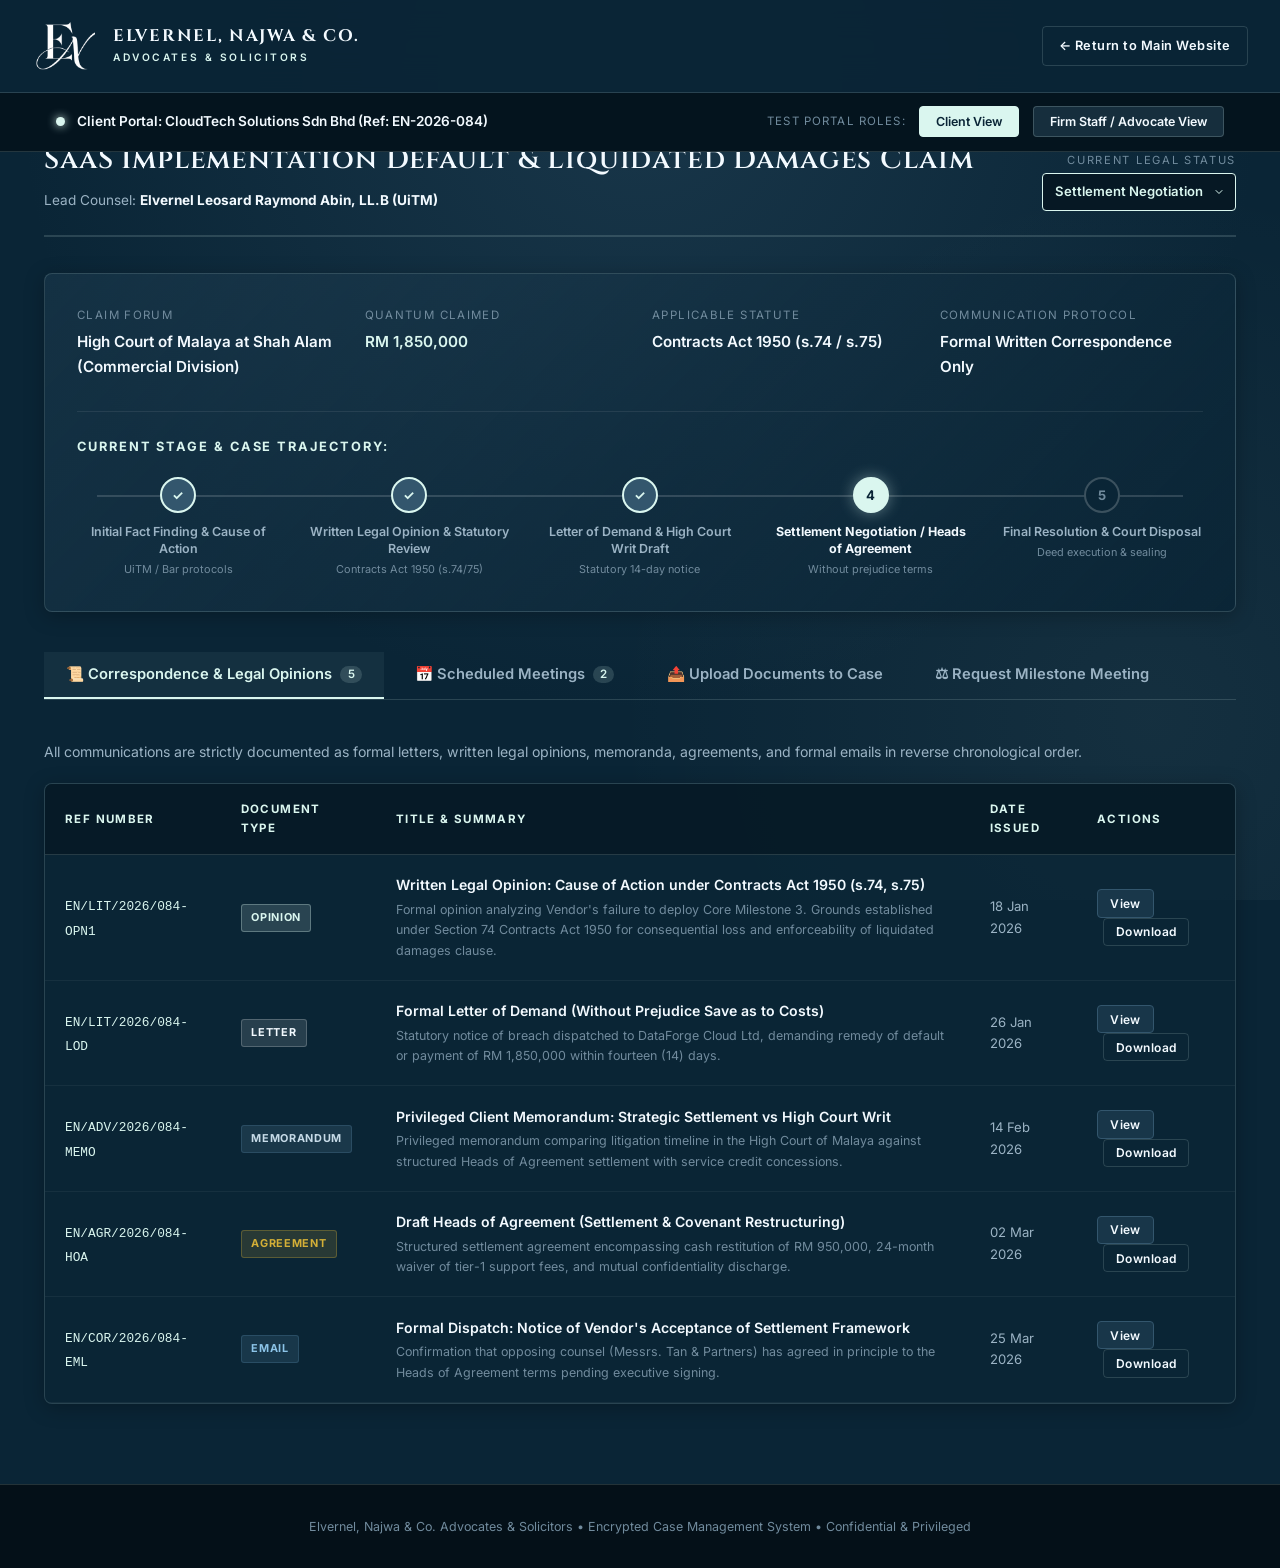
<file: portal.html>
<!DOCTYPE html>
<html lang="en">
<head>
  <meta charset="UTF-8">
  <meta name="viewport" content="width=device-width, initial-scale=1.0">
  <title>Case Management Portal | Elvernel, Najwa & Co. Advocates & Solicitors</title>
  <link rel="preconnect" href="https://fonts.googleapis.com">
  <link rel="preconnect" href="https://fonts.gstatic.com" crossorigin>
  <link href="https://fonts.googleapis.com/css2?family=Cinzel:wght@600;700;800&family=Inter:wght@300;400;500;600;700&display=swap" rel="stylesheet">
  <link rel="stylesheet" href="css/style.css">
  <link rel="stylesheet" href="css/portal.css">
</head>
<body>

  <!-- ==========================================================================
       HEADER & NAVIGATION (SAME STYLING AS PART 1)
       ========================================================================== -->
  <header class="site-header">
    <div class="header-inner">
      <a href="index.html" class="brand-link">
        <img src="assets/images/monogram.png" alt="EN Monogram" class="brand-monogram-img">
        <div class="brand-text">
          <span class="brand-title">ELVERNEL, NAJWA & CO.</span>
          <span class="brand-subtitle">ADVOCATES & SOLICITORS</span>
        </div>
      </a>

      <div class="nav-actions">
        <a href="index.html" class="btn btn-outline">← Return to Main Website</a>
      </div>
    </div>
  </header>

  <!-- ==========================================================================
       ROLE SWITCHER BAR (SIMULATING SEPARATE CLIENT & FIRM STAFF LOGINS)
       ========================================================================== -->
  <div class="portal-role-banner">
    <div class="role-badge">
      <div class="role-indicator-dot" id="roleIndicatorDot"></div>
      <span id="roleIndicatorText" style="font-weight: 600;">Client Portal: CloudTech Solutions Sdn Bhd (Ref: EN-2026-084)</span>
    </div>

    <div class="role-switch-controls">
      <span style="font-size: 0.72rem; color: var(--color-text-dim); text-transform: uppercase; letter-spacing: 0.1em;">Test Portal Roles:</span>
      <button class="role-btn active" id="btnRoleClient">Client View</button>
      <button class="role-btn" id="btnRoleFirm">Firm Staff / Advocate View</button>
    </div>
  </div>

  <!-- ==========================================================================
       PORTAL MAIN CONTAINER
       ========================================================================== -->
  <main class="portal-main">
    <div class="container">

      <!-- ====================================================================
           VIEW A: CLIENT PORTAL (FOR CLIENTS AFTER LOGGING IN)
           ==================================================================== -->
      <div id="clientViewContainer">
        
        <!-- Matter Formal Court Header -->
        <div class="formal-court-header">
          <div class="matter-title-group">
            <span class="matter-ref-tag" id="clientCaseRef">EN-2026-084</span>
            <h1 class="serif-font" id="clientCaseTitle">CloudTech Solutions Sdn Bhd v. DataForge Cloud Ltd</h1>
            <div style="font-size: 0.85rem; color: var(--color-text-muted);">
              Lead Counsel: <strong id="clientCasePartner" style="color: var(--color-pure-white);">Elvernel Leosard Raymond Abin, LL.B (UiTM)</strong>
            </div>
          </div>

          <div style="text-align: right;">
            <div style="font-size: 0.7rem; letter-spacing: 0.15em; text-transform: uppercase; color: var(--color-text-dim);">Current Legal Status</div>
            <div id="clientCaseStatus" class="status-select" data-status="Settlement Negotiation" style="margin-top: 0.25rem; pointer-events: none;">
              Settlement Negotiation
            </div>
          </div>
        </div>

        <!-- Case Summary & Milestone Stage Tracker -->
        <div class="case-summary-card">
          <div class="case-summary-grid">
            <div class="case-meta-block">
              <span class="case-meta-label">Claim Forum</span>
              <span class="case-meta-value" id="clientCaseForum">High Court of Malaya at Shah Alam</span>
            </div>
            <div class="case-meta-block">
              <span class="case-meta-label">Quantum Claimed</span>
              <span class="case-meta-value" id="clientCaseClaim" style="color: var(--color-pure-mint);">RM 1,850,000</span>
            </div>
            <div class="case-meta-block">
              <span class="case-meta-label">Applicable Statute</span>
              <span class="case-meta-value">Contracts Act 1950 (s.74 / s.75)</span>
            </div>
            <div class="case-meta-block">
              <span class="case-meta-label">Communication Protocol</span>
              <span class="case-meta-value">Formal Written Correspondence Only</span>
            </div>
          </div>

          <!-- Visual Milestone Progress Bar -->
          <div class="milestones-tracker">
            <div class="milestones-header">Current Stage & Case Trajectory:</div>
            <div class="milestones-step-list" id="milestonesStepList">
              <!-- Rendered via JS -->
            </div>
          </div>
        </div>

        <!-- Client Portal Navigation Tabs -->
        <div class="portal-tabs">
          <button class="portal-tab-btn active" data-tab="tab-client-docs">
            📜 Correspondence & Legal Opinions <span class="tab-badge-count" id="clientDocCountBadge">5</span>
          </button>
          <button class="portal-tab-btn" data-tab="tab-client-meetings">
            📅 Scheduled Meetings <span class="tab-badge-count" id="clientMeetingCountBadge">2</span>
          </button>
          <button class="portal-tab-btn" data-tab="tab-client-upload">
            📤 Upload Documents to Case
          </button>
          <button class="portal-tab-btn" data-tab="tab-client-request-meet">
            ⚖ Request Milestone Meeting
          </button>
        </div>

        <!-- Tab 1: Formal Correspondence Area -->
        <div class="portal-tab-pane" id="tab-client-docs">
          <div style="margin-bottom: 1.25rem; display: flex; justify-content: space-between; align-items: center;">
            <div style="font-size: 0.88rem; color: var(--color-text-muted);">
              All communications are strictly documented as formal letters, written legal opinions, memoranda, agreements, and formal emails in reverse chronological order.
            </div>
          </div>

          <div class="table-container">
            <table class="legal-table">
              <thead>
                <tr>
                  <th>Ref Number</th>
                  <th>Document Type</th>
                  <th>Title & Summary</th>
                  <th>Date Issued</th>
                  <th>Actions</th>
                </tr>
              </thead>
              <tbody id="clientDocTableBody">
                <!-- Rendered dynamically from StorageManager -->
              </tbody>
            </table>
          </div>
        </div>

        <!-- Tab 2: Meetings Area -->
        <div class="portal-tab-pane" id="tab-client-meetings" style="display: none;">
          <div style="margin-bottom: 1.5rem; font-size: 0.88rem; color: var(--color-text-muted);">
            In accordance with our formal UK-style practice, meetings are scheduled strictly at initial consultation and key milestones (filing, settlement, renegotiation).
          </div>
          <div class="meetings-grid" id="clientMeetingsContainer">
            <!-- Rendered dynamically -->
          </div>
        </div>

        <!-- Tab 3: Upload Documents to Case -->
        <div class="portal-tab-pane" id="tab-client-upload" style="display: none;">
          <div class="consultation-form-card" style="max-width: 750px; margin: 0 auto;">
            <h2 class="serif-font" style="font-size: 1.4rem; margin-bottom: 0.5rem;">Transmit Document to Case File</h2>
            <p style="font-size: 0.88rem; color: var(--color-text-muted); margin-bottom: 1.75rem;">
              Securely submit additional contracts, invoices, email transcripts, or technical logs to your presiding counsel.
            </p>

            <form id="clientUploadForm">
              <div class="form-group">
                <label class="form-label">Document Classification *</label>
                <select id="clientDocTypeSelect" class="form-control" required>
                  <option value="Agreement">SaaS Master Agreement / SLA Addendum</option>
                  <option value="Evidence">Technical Downtime Log / Incident Report</option>
                  <option value="Letter">Vendor Written Notice / Repudiation Letter</option>
                  <option value="Financial">Invoices, Billing Records & Damages Ledger</option>
                  <option value="Memorandum">Client Internal Factual Statement</option>
                </select>
              </div>

              <div class="form-group">
                <label class="form-label">Select File (PDF, DOCX, XLSX, PNG) *</label>
                <input type="file" id="clientDocFileInput" class="form-control" required>
              </div>

              <div class="form-group">
                <label class="form-label">Brief Evidentiary Context</label>
                <textarea id="clientDocDesc" class="form-control" rows="3" placeholder="Explain how this document relates to the milestone breach or damages claim..."></textarea>
              </div>

              <button type="submit" class="btn btn-primary" style="width: 100%;">
                Transmit and File with Counsel →
              </button>
            </form>
          </div>
        </div>

        <!-- Tab 4: Request Milestone Meeting -->
        <div class="portal-tab-pane" id="tab-client-request-meet" style="display: none;">
          <div class="consultation-form-card" style="max-width: 750px; margin: 0 auto;">
            <h2 class="serif-font" style="font-size: 1.4rem; margin-bottom: 0.5rem;">Request a Key Milestone Meeting</h2>
            <p style="font-size: 0.88rem; color: var(--color-text-muted); margin-bottom: 1.75rem;">
              Client meetings are held strictly at decisive turning points. Please specify the milestone justification below.
            </p>

            <form id="requestMeetingForm">
              <div class="form-group">
                <label class="form-label">Milestone Reason *</label>
                <select id="reqMeetingMilestone" class="form-control" required>
                  <option value="Settlement Offer Review">Review Received Settlement Offer / Heads of Agreement</option>
                  <option value="High Court Writ Filing">Approve High Court Writ of Summons & Statement of Claim</option>
                  <option value="Contract Renegotiation">Finalize Restructured SaaS Terms & Liability Caps</option>
                  <option value="Evidence Assessment">Urgent Assessment of Critical New Evidence</option>
                </select>
              </div>

              <div class="form-row">
                <div class="form-group">
                  <label class="form-label">Preferred Date *</label>
                  <input type="date" id="reqMeetingDate" class="form-control" required>
                </div>
                <div class="form-group">
                  <label class="form-label">Meeting Format *</label>
                  <select id="reqMeetingFormat" class="form-control">
                    <option value="In-Person (Shah Alam Chambers)">In-Person (Shah Alam Chambers, Boardroom 1)</option>
                    <option value="Secured Video Conference">Secured Encrypted Video Conference</option>
                  </select>
                </div>
              </div>

              <div class="form-group">
                <label class="form-label">Agenda Details & Issues for Counsel *</label>
                <textarea id="reqMeetingNotes" class="form-control" rows="3" placeholder="Outline specific matters to be addressed during this milestone conference..." required></textarea>
              </div>

              <button type="submit" class="btn btn-primary" style="width: 100%;">
                Submit Milestone Meeting Request →
              </button>
            </form>
          </div>
        </div>

      </div>

      <!-- ====================================================================
           VIEW B: FIRM STAFF PORTAL (SEPARATE STAFF VIEW)
           ==================================================================== -->
      <div id="firmViewContainer" style="display: none;">
        
        <div class="formal-court-header">
          <div class="matter-title-group">
            <span class="section-label" style="background: rgba(224, 82, 82, 0.15); color: #E05252; border-color: rgba(224, 82, 82, 0.3);">Firm Staff Registry</span>
            <h1 class="serif-font">Chambers Case Management & Progress Registry</h1>
            <div style="font-size: 0.85rem; color: var(--color-text-muted);">
              Presiding Counsel: <strong style="color: var(--color-pure-white);">Elvernel Leosard Raymond Abin, LL.B (UiTM)</strong> | Shah Alam Chambers
            </div>
          </div>

          <div style="display: flex; gap: 0.75rem;">
            <button class="btn btn-secondary" onclick="document.querySelector('[data-tab=tab-staff-requests]').click()">
              New Requests Queue (<span id="staffRequestCountBadge">2</span>)
            </button>
          </div>
        </div>

        <!-- Staff Navigation Tabs -->
        <div class="portal-tabs">
          <button class="staff-tab-btn portal-tab-btn active" data-tab="tab-staff-tracker">
            📊 Case Progress Tracker (Google Docs Style)
          </button>
          <button class="staff-tab-btn portal-tab-btn" data-tab="tab-staff-requests">
            📥 Consultation Requests from Part 1
          </button>
          <button class="staff-tab-btn portal-tab-btn" data-tab="tab-staff-dispatch">
            📤 Upload & Dispatch Formal Documents
          </button>
          <button class="staff-tab-btn portal-tab-btn" data-tab="tab-staff-schedule">
            📅 Schedule Client Milestone Meeting
          </button>
        </div>

        <!-- Tab 1: Case Progress Tracker (Google Docs / Spreadsheet style table) -->
        <div class="staff-tab-pane" id="tab-staff-tracker">
          <div class="staff-toolbar">
            <div class="staff-filter-group">
              <span style="font-size: 0.8rem; font-weight: 700; color: var(--color-pure-mint); text-transform: uppercase; letter-spacing: 0.1em;">Master Case Docket</span>
              <span style="font-size: 0.75rem; color: var(--color-text-dim);">| Dropdowns update client case records in real time</span>
            </div>
            <input type="text" id="staffSearchInput" class="staff-table-search" placeholder="Search case ref, client, or status...">
          </div>

          <div class="table-container" style="border-radius: 0 0 8px 8px;">
            <table class="legal-table">
              <thead>
                <tr>
                  <th>Case Ref</th>
                  <th>Client Name</th>
                  <th>Matter Description</th>
                  <th>Lead Partner</th>
                  <th>Opened</th>
                  <th>Work Status (Update Live)</th>
                </tr>
              </thead>
              <tbody id="staffCaseTableBody">
                <!-- Rendered dynamically with live status dropdowns -->
              </tbody>
            </table>
          </div>
        </div>

        <!-- Tab 2: Consultation Requests Queue (From Part 1) -->
        <div class="staff-tab-pane" id="tab-staff-requests" style="display: none;">
          <div style="margin-bottom: 1.25rem; font-size: 0.88rem; color: var(--color-text-muted);">
            Prospective corporate client inquiries submitted via the Part 1 public website form. Accepting a request automatically creates a case in the master docket and generates account invite credentials.
          </div>
          <div id="staffRequestsContainer">
            <!-- Rendered dynamically -->
          </div>
        </div>

        <!-- Tab 3: Upload & Dispatch Formal Documents -->
        <div class="staff-tab-pane" id="tab-staff-dispatch" style="display: none;">
          <div class="consultation-form-card" style="max-width: 800px; margin: 0 auto;">
            <h2 class="serif-font" style="font-size: 1.4rem; margin-bottom: 0.5rem;">Dispatch Formal Legal Document</h2>
            <p style="font-size: 0.88rem; color: var(--color-text-muted); margin-bottom: 1.75rem;">
              Upload formal letters, written legal opinions, memoranda, agreements, or formal emails to the client's confidential dashboard.
            </p>

            <form id="staffDocDispatchForm">
              <div class="form-row">
                <div class="form-group">
                  <label class="form-label">Target Client Case *</label>
                  <select id="dispatchCaseSelect" class="form-control" required>
                    <option value="EN-2026-084">EN-2026-084: CloudTech Solutions Sdn Bhd</option>
                    <option value="EN-2026-079">EN-2026-079: NexaPay Gateway Sdn Bhd</option>
                    <option value="EN-2026-071">EN-2026-071: OmniRetail Technologies Sdn Bhd</option>
                    <option value="EN-2026-062">EN-2026-062: BioHealth APAC Systems</option>
                  </select>
                </div>
                <div class="form-group">
                  <label class="form-label">Document Classification *</label>
                  <select id="dispatchDocType" class="form-control" required>
                    <option value="Opinion">Written Legal Opinion</option>
                    <option value="Letter">Formal Letter / Letter of Demand</option>
                    <option value="Memorandum">Privileged Legal Memorandum</option>
                    <option value="Agreement">Heads of Agreement / Settlement Deed</option>
                    <option value="Email">Formal Electronic Legal Dispatch</option>
                  </select>
                </div>
              </div>

              <div class="form-group">
                <label class="form-label">Document Title *</label>
                <input type="text" id="dispatchTitle" class="form-control" placeholder="e.g. Formal Legal Opinion on Section 74 Damages Quantum" required>
              </div>

              <div class="form-row">
                <div class="form-group">
                  <label class="form-label">Signing Partner *</label>
                  <select id="dispatchPartner" class="form-control" required>
                    <option value="Elvernel Leosard Raymond Abin, LL.B (UiTM)">Elvernel Leosard Raymond Abin, LL.B (UiTM)</option>
                    <option value="Nik Najwa Nabilah Binti Nik Fakhzan Fahmi, LL.B (UiTM)">Nik Najwa Nabilah, LL.B (UiTM)</option>
                    <option value="Muthusamy A/L Gopal, LL.B (UUM)">Muthusamy A/L Gopal, LL.B (UUM)</option>
                    <option value="Vincent Chee, LL.B (UM)">Vincent Chee, LL.B (UM)</option>
                  </select>
                </div>
                <div class="form-group">
                  <label class="form-label">Executive Summary</label>
                  <input type="text" id="dispatchSummary" class="form-control" placeholder="Brief 1-sentence synopsis for the client...">
                </div>
              </div>

              <div class="form-group">
                <label class="form-label">Formal Document Content / Legal Opinion *</label>
                <textarea id="dispatchContent" class="form-control" rows="6" placeholder="Enter complete legal analysis, grounds under Contracts Act 1950, and instructions..." required></textarea>
              </div>

              <button type="submit" class="btn btn-primary" style="width: 100%;">
                Dispatch Formal Document to Client Portal →
              </button>
            </form>
          </div>
        </div>

        <!-- Tab 4: Schedule Client Milestone Meeting -->
        <div class="staff-tab-pane" id="tab-staff-schedule" style="display: none;">
          <div class="consultation-form-card" style="max-width: 800px; margin: 0 auto;">
            <h2 class="serif-font" style="font-size: 1.4rem; margin-bottom: 0.5rem;">Schedule Milestone Conference</h2>
            <p style="font-size: 0.88rem; color: var(--color-text-muted); margin-bottom: 1.75rem;">
              Set up a formal in-person or secured video conference that instantly publishes to the client's dashboard.
            </p>

            <form id="staffScheduleMeetingForm">
              <div class="form-group">
                <label class="form-label">Client Matter *</label>
                <select id="schedCaseSelect" class="form-control" required>
                  <option value="EN-2026-084">EN-2026-084: CloudTech Solutions Sdn Bhd</option>
                  <option value="EN-2026-079">EN-2026-079: NexaPay Gateway Sdn Bhd</option>
                  <option value="EN-2026-071">EN-2026-071: OmniRetail Technologies</option>
                </select>
              </div>

              <div class="form-group">
                <label class="form-label">Meeting Title & Milestone *</label>
                <input type="text" id="schedTitle" class="form-control" placeholder="e.g. Milestone 4: Heads of Agreement Terms Discussion" required>
              </div>

              <div class="form-row">
                <div class="form-group">
                  <label class="form-label">Date *</label>
                  <input type="date" id="schedDate" class="form-control" required>
                </div>
                <div class="form-group">
                  <label class="form-label">Time *</label>
                  <input type="text" id="schedTime" class="form-control" placeholder="10:30 AM (MYT)" required>
                </div>
              </div>

              <div class="form-row">
                <div class="form-group">
                  <label class="form-label">Format / Venue *</label>
                  <select id="schedFormat" class="form-control" required>
                    <option value="In-Person (Level 3 Boardroom, Shah Alam Chambers)">In-Person (Level 3 Boardroom, Shah Alam Chambers)</option>
                    <option value="Secured Encrypted Video Conference">Secured Encrypted Video Conference</option>
                  </select>
                </div>
                <div class="form-group">
                  <label class="form-label">Presiding Advocate *</label>
                  <select id="schedPartner" class="form-control" required>
                    <option value="Elvernel Leosard Raymond Abin, LL.B (UiTM)">Elvernel Leosard Raymond Abin, LL.B (UiTM)</option>
                    <option value="Nik Najwa Nabilah, LL.B (UiTM)">Nik Najwa Nabilah, LL.B (UiTM)</option>
                    <option value="Muthusamy A/L Gopal, LL.B (UUM)">Muthusamy A/L Gopal, LL.B (UUM)</option>
                    <option value="Vincent Chee, LL.B (UM)">Vincent Chee, LL.B (UM)</option>
                  </select>
                </div>
              </div>

              <div class="form-group">
                <label class="form-label">Agenda & Milestone Deliverables *</label>
                <textarea id="schedAgenda" class="form-control" rows="3" placeholder="Outline specific topics, documents to be executed, and decisions required..." required></textarea>
              </div>

              <button type="submit" class="btn btn-primary" style="width: 100%;">
                Publish Meeting to Client Dashboard →
              </button>
            </form>
          </div>
        </div>

      </div>

    </div>
  </main>

  <!-- ==========================================================================
       MODALS: DOCUMENT VIEWER & CLIENT ACCOUNT ONBOARDING
       ========================================================================== -->
  
  <!-- Document Viewer Modal (Formal Chambers Letterhead) -->
  <div class="modal-overlay" id="docViewerModal">
    <div class="modal-card" style="max-width: 820px;">
      <button class="modal-close-btn" id="docViewerCloseBtn">✕</button>
      
      <div class="formal-doc-body">
        <div class="formal-letterhead">
          <div class="letterhead-title">ELVERNEL, NAJWA & CO.</div>
          <div class="letterhead-subtitle">ADVOCATES & SOLICITORS</div>
          <div class="letterhead-address">
            No. 12, Jalan Kristal K7/K, Seksyen 7, 40000 Shah Alam, Selangor, Malaysia<br>
            Tel: +60 3-9876 5432 | Fax: +60 3-9876 5433 | contact@elvernelnajwa.com
          </div>
        </div>

        <div class="formal-doc-meta">
          <div>
            <strong>REF:</strong> <span id="viewDocRefNumber" style="font-family: monospace;">EN/LIT/2026/084</span><br>
            <strong>TYPE:</strong> <span id="viewDocType">WRITTEN OPINION</span>
          </div>
          <div style="text-align: right;">
            <strong>DATE:</strong> <span id="viewDocDate">18 Jan 2026</span><br>
            <strong>STATUS:</strong> <span style="color: #38b000; font-weight: 700;">OFFICIALLY ISSUED</span>
          </div>
        </div>

        <h3 id="viewDocTitle" style="font-family: var(--font-serif); font-size: 1.15rem; color: var(--color-cape-cod); margin-bottom: 1.25rem;">
          Document Subject
        </h3>

        <div id="viewDocContent" style="font-size: 0.92rem; color: #222; margin-bottom: 2rem; line-height: 1.8;">
          Document content...
        </div>

        <div class="formal-signature-box">
          <div style="font-size: 0.85rem; color: #555;">Respectfully submitted,</div>
          <div class="advocate-signature">Elvernel, Najwa & Co.</div>
          <div style="font-weight: 700; color: #111; margin-top: 0.35rem;" id="viewDocSignatory">Elvernel Leosard Raymond Abin, LL.B (UiTM)</div>
          <div style="font-size: 0.78rem; color: #666;">Advocate & Solicitor of the High Court of Malaya</div>
        </div>
      </div>
    </div>
  </div>

  <!-- Client Account Invite Modal (Generated when Firm Accepts a Request) -->
  <div class="modal-overlay" id="clientInviteModal">
    <div class="modal-card">
      <span class="section-label" style="background: rgba(56, 176, 0, 0.15); color: #38b000; border-color: rgba(56, 176, 0, 0.3);">Case Accepted & Created</span>
      <h2 class="serif-font" style="font-size: 1.5rem; margin: 0.75rem 0 1rem;">Client Onboarding Link Generated</h2>
      <p style="color: var(--color-text-muted); font-size: 0.95rem; line-height: 1.6; margin-bottom: 1.25rem;">
        Matter <strong id="inviteCaseRef" style="color: var(--color-pure-mint); font-family: monospace;">EN-2026-085</strong> for <strong id="inviteClientName" style="color: var(--color-pure-white);">Client</strong> has been officially added to the Master Case Docket.
      </p>

      <div style="margin-bottom: 1.5rem;">
        <label class="form-label">Client Direct Access Link:</label>
        <input type="text" id="inviteLinkText" class="form-control" readonly style="font-family: monospace; font-size: 0.85rem; color: var(--color-pure-mint);">
      </div>

      <div style="background: rgba(6, 24, 36, 0.8); border-left: 3px solid var(--color-pure-mint); padding: 1rem; font-size: 0.82rem; color: var(--color-text-muted); margin-bottom: 1.75rem; line-height: 1.6;">
        <strong style="color: var(--color-pure-white);">Formal Protocol:</strong> In production, this link is transmitted accompanied by the firm's formal Letter of Engagement and Malaysian Personal Data Protection Act (PDPA 2010) consent schedule.
      </div>

      <div style="display: flex; justify-content: flex-end; gap: 1rem;">
        <button class="btn btn-primary" onclick="document.getElementById('clientInviteModal').classList.remove('active')">
          Done
        </button>
      </div>
    </div>
  </div>

  <footer class="site-footer" style="padding-top: 2rem;">
    <div class="container" style="text-align: center; font-size: 0.78rem; color: var(--color-text-dim);">
      Elvernel, Najwa & Co. Advocates & Solicitors • Encrypted Case Management System • Confidential & Privileged
    </div>
  </footer>

  <script src="js/data.js"></script>
  <script src="js/portal.js"></script>
</body>
</html>
</file>
<file: css/style.css>
/* ==========================================================================
   ELVERNEL, NAJWA & CO. — ADVOCATES & SOLICITORS
   Core Design System & Public Website Stylesheet
   Brand Palette:
   - Cape Cod: #0A2536 (Deep slate navy base)
   - Obsidian: #33566D (Mid-tone slate blue)
   - Pure Mint: #DAF6EF (Fresh luminous mint accent)
   - Pure White: #F3FAFF (Crisp off-white typography & cards)
   ========================================================================== */

:root {
  --color-cape-cod: #0A2536;
  --color-cape-cod-dark: #061824;
  --color-obsidian: #33566D;
  --color-obsidian-light: #446f8c;
  --color-pure-mint: #DAF6EF;
  --color-pure-mint-glow: rgba(218, 246, 239, 0.25);
  --color-pure-white: #F3FAFF;
  --color-white: #FFFFFF;
  --color-text-muted: #9BB3C4;
  --color-text-dim: #718B9D;
  --color-border: rgba(218, 246, 239, 0.15);
  --color-border-card: rgba(255, 255, 255, 0.12);
  --color-gold-accent: #D4AF37;
  --color-danger: #E05252;
  --color-success: #38B000;
  
  --font-serif: "Cinzel", "Playfair Display", "Georgia", "Times New Roman", serif;
  --font-sans: "Inter", -apple-system, BlinkMacSystemFont, "Segoe UI", Roboto, sans-serif;
  
  --shadow-subtle: 0 4px 20px rgba(0, 0, 0, 0.25);
  --shadow-elevated: 0 16px 40px rgba(0, 0, 0, 0.35);
  --shadow-glow: 0 0 30px rgba(218, 246, 239, 0.15);
  
  --transition-smooth: all 0.3s cubic-bezier(0.25, 0.8, 0.25, 1);
  --transition-slow: all 0.6s cubic-bezier(0.16, 1, 0.3, 1);
}

/* ==========================================================================
   RESET & BASE TYPOGRAPHY
   ========================================================================== */
*, *::before, *::after {
  box-sizing: border-box;
  margin: 0;
  padding: 0;
}

html {
  scroll-behavior: smooth;
  font-size: 16px;
  background-color: var(--color-cape-cod);
  color: var(--color-pure-white);
  font-family: var(--font-sans);
}

body {
  min-height: 100vh;
  line-height: 1.65;
  background: var(--color-cape-cod);
  background-image: 
    radial-gradient(circle at 50% 10%, rgba(51, 86, 109, 0.35) 0%, transparent 60%),
    radial-gradient(circle at 90% 80%, rgba(218, 246, 239, 0.05) 0%, transparent 40%);
  background-attachment: fixed;
  overflow-x: hidden;
}

a {
  color: inherit;
  text-decoration: none;
  transition: var(--transition-smooth);
}

img {
  max-width: 100%;
  display: block;
}

button, input, textarea, select {
  font-family: inherit;
  font-size: inherit;
}

/* ==========================================================================
   TYPOGRAPHY
   ========================================================================== */
h1, h2, h3, h4, .serif-font {
  font-family: var(--font-serif);
  font-weight: 600;
  letter-spacing: 0.03em;
  color: var(--color-pure-white);
}

.text-mint {
  color: var(--color-pure-mint) !important;
}

.text-muted {
  color: var(--color-text-muted);
}

.section-label {
  display: inline-block;
  font-size: 0.75rem;
  font-weight: 700;
  letter-spacing: 0.25em;
  text-transform: uppercase;
  color: var(--color-pure-mint);
  margin-bottom: 0.75rem;
  padding: 0.25rem 0.85rem;
  background: rgba(218, 246, 239, 0.08);
  border: 1px solid rgba(218, 246, 239, 0.2);
  border-radius: 999px;
}

.section-title {
  font-size: 2.25rem;
  line-height: 1.25;
  margin-bottom: 1.25rem;
}

.section-desc {
  font-size: 1.1rem;
  color: var(--color-text-muted);
  max-width: 720px;
  margin: 0 auto 3rem;
  line-height: 1.7;
}

/* ==========================================================================
   CONTAINER & LAYOUT
   ========================================================================== */
.container {
  width: 100%;
  max-width: 1240px;
  margin: 0 auto;
  padding: 0 1.5rem;
}

.section-pad {
  padding: 6.5rem 0;
  position: relative;
}

.section-pad-alt {
  padding: 6.5rem 0;
  background: rgba(6, 24, 36, 0.65);
  border-top: 1px solid var(--color-border);
  border-bottom: 1px solid var(--color-border);
}

/* ==========================================================================
   NAVIGATION
   ========================================================================== */
/* ==========================================================================
   NAVIGATION — SPACIOUS, EDITORIAL & LUXURIOUS
   ========================================================================== */
.site-header {
  position: fixed;
  top: 0;
  left: 0;
  right: 0;
  z-index: 1000;
  background: rgba(10, 37, 54, 0.94);
  backdrop-filter: blur(18px);
  -webkit-backdrop-filter: blur(18px);
  border-bottom: 1px solid var(--color-border);
  transition: var(--transition-smooth);
  width: 100%;
}

.header-inner {
  width: 100%;
  max-width: 1680px;
  margin: 0 auto;
  padding: 0 3.5rem;
  display: flex;
  align-items: center;
  justify-content: space-between;
  height: 92px;
  gap: 2.5rem;
}

.brand-link {
  display: flex;
  align-items: center;
  gap: 1.15rem;
  flex-shrink: 0;
  white-space: nowrap;
}

.brand-monogram-img {
  height: 48px;
  width: auto;
  filter: brightness(0) invert(1);
  transition: var(--transition-smooth);
}

.brand-text {
  display: flex;
  flex-direction: column;
}

.brand-title {
  font-family: var(--font-serif);
  font-size: 1.05rem;
  font-weight: 700;
  letter-spacing: 0.1em;
  color: var(--color-pure-white);
  line-height: 1.25;
}

.brand-subtitle {
  font-size: 0.64rem;
  letter-spacing: 0.25em;
  text-transform: uppercase;
  color: var(--color-pure-mint);
  font-weight: 600;
  margin-top: 0.15rem;
}

.nav-menu {
  display: flex;
  align-items: center;
  gap: 2rem;
  list-style: none;
  margin: 0;
  padding: 0;
  flex-shrink: 0;
}

.nav-link {
  font-size: 0.88rem;
  font-weight: 500;
  color: var(--color-text-muted);
  letter-spacing: 0.05em;
  position: relative;
  padding: 0.6rem 0;
  white-space: nowrap; /* Prevents text from ever breaking into 2 lines */
  transition: var(--transition-smooth);
}

.nav-link:hover, .nav-link.active {
  color: var(--color-pure-white);
}

.nav-link::after {
  content: "";
  position: absolute;
  bottom: 0;
  left: 0;
  width: 0;
  height: 2px;
  background: var(--color-pure-mint);
  transition: width 0.25s ease;
}

.nav-link:hover::after, .nav-link.active::after {
  width: 100%;
}

.nav-actions {
  display: flex;
  align-items: center;
  gap: 1.15rem;
  flex-shrink: 0;
  white-space: nowrap;
}

.nav-actions .btn {
  white-space: nowrap; /* Prevents button text from wrapping */
  padding: 0.65rem 1.35rem;
  font-size: 0.84rem;
}

.mobile-toggle {
  display: none;
  background: none;
  border: 1px solid rgba(218, 246, 239, 0.25);
  border-radius: 4px;
  color: var(--color-pure-white);
  font-size: 1.35rem;
  cursor: pointer;
  padding: 0.4rem 0.75rem;
  line-height: 1;
}

/* ==========================================================================
   BUTTONS
   ========================================================================== */
.btn {
  display: inline-flex;
  align-items: center;
  justify-content: center;
  gap: 0.55rem;
  padding: 0.72rem 1.45rem;
  font-size: 0.88rem;
  font-weight: 600;
  letter-spacing: 0.04em;
  border-radius: 4px;
  cursor: pointer;
  transition: var(--transition-smooth);
  text-align: center;
  border: 1px solid transparent;
}

.btn-primary {
  background: var(--color-pure-mint);
  color: var(--color-cape-cod);
  border-color: var(--color-pure-mint);
  box-shadow: 0 4px 14px rgba(218, 246, 239, 0.25);
}

.btn-primary:hover {
  background: #c3f2e7;
  transform: translateY(-2px);
  box-shadow: 0 6px 20px rgba(218, 246, 239, 0.4);
}

.btn-secondary {
  background: rgba(51, 86, 109, 0.35);
  color: var(--color-pure-white);
  border-color: var(--color-obsidian);
}

.btn-secondary:hover {
  background: var(--color-obsidian);
  color: var(--color-pure-mint);
  border-color: var(--color-pure-mint);
  transform: translateY(-2px);
}

.btn-outline {
  background: transparent;
  color: var(--color-pure-white);
  border-color: var(--color-border);
}

.btn-outline:hover {
  background: rgba(218, 246, 239, 0.08);
  border-color: var(--color-pure-mint);
  color: var(--color-pure-mint);
}

.btn-portal {
  background: rgba(218, 246, 239, 0.12);
  color: var(--color-pure-mint);
  border-color: rgba(218, 246, 239, 0.35);
  font-size: 0.82rem;
  padding: 0.6rem 1.15rem;
}

.btn-portal:hover {
  background: var(--color-pure-mint);
  color: var(--color-cape-cod);
}

/* ==========================================================================
   HERO SECTION (INSPIRED BY USER'S REFERENCE IMAGE)
   - Radial pinwheel card layout around center logo
   - Clockwise scroll rotation
   ========================================================================== */
.hero-editorial {
  position: relative;
  min-height: 100vh;
  padding-top: 90px;
  overflow: hidden;
  background: radial-gradient(circle at center, #0F3247 0%, #0A2536 70%, #051520 100%);
  display: flex;
  flex-direction: column;
  justify-content: space-between;
}

/* Editorial Metadata Header */
.hero-metadata-bar {
  display: flex;
  justify-content: space-between;
  align-items: center;
  padding: 1.5rem 3rem 0;
  border-bottom: 1px solid rgba(218, 246, 239, 0.08);
  z-index: 10;
}

.meta-item {
  display: flex;
  flex-direction: column;
}

.meta-label {
  font-size: 0.68rem;
  letter-spacing: 0.22em;
  text-transform: uppercase;
  color: var(--color-text-dim);
}

.meta-value {
  font-family: var(--font-serif);
  font-size: 0.95rem;
  font-weight: 700;
  letter-spacing: 0.1em;
  color: var(--color-pure-white);
  text-transform: uppercase;
}

/* Main Wheel Viewport */
.hero-wheel-viewport {
  position: relative;
  width: 100%;
  height: 680px;
  display: flex;
  align-items: center;
  justify-content: center;
  margin: 2rem 0;
}

/* Concentric Background Guide Circles */
.wheel-guide-circle {
  position: absolute;
  top: 50%;
  left: 50%;
  transform: translate(-50%, -50%);
  border-radius: 50%;
  border: 1px dashed rgba(218, 246, 239, 0.12);
  pointer-events: none;
}

.wheel-guide-circle.c-inner {
  width: 360px;
  height: 360px;
}

.wheel-guide-circle.c-outer {
  width: 640px;
  height: 640px;
  border-style: solid;
  border-color: rgba(218, 246, 239, 0.06);
}

/* Rotating Wheel Wrapper */
.pinwheel-orbit {
  position: absolute;
  top: 50%;
  left: 50%;
  width: 0;
  height: 0;
  transform: translate(-50%, -50%) rotate(0deg);
  transform-origin: center center;
  will-change: transform;
  transition: transform 0.15s ease-out;
}

/* Central Hub / Monogram */
.central-emblem-hub {
  position: absolute;
  top: 50%;
  left: 50%;
  transform: translate(-50%, -50%);
  width: 170px;
  height: 170px;
  border-radius: 50%;
  background: radial-gradient(circle, #0F3247 0%, #0A2536 90%);
  border: 2px solid var(--color-pure-mint);
  box-shadow: 
    0 0 35px rgba(218, 246, 239, 0.2),
    inset 0 0 25px rgba(0, 0, 0, 0.6);
  display: flex;
  flex-direction: column;
  align-items: center;
  justify-content: center;
  z-index: 25;
  text-align: center;
  padding: 1rem;
  cursor: pointer;
  transition: var(--transition-smooth);
}

.central-emblem-hub:hover {
  transform: translate(-50%, -50%) scale(1.04);
  box-shadow: 0 0 45px rgba(218, 246, 239, 0.35);
}

.central-monogram {
  font-family: var(--font-serif);
  font-size: 3.2rem;
  font-weight: 700;
  line-height: 1;
  color: var(--color-pure-mint);
  letter-spacing: -0.05em;
  text-shadow: 0 2px 8px rgba(0,0,0,0.5);
}

.central-firm-text {
  font-size: 0.65rem;
  font-weight: 700;
  letter-spacing: 0.18em;
  text-transform: uppercase;
  color: var(--color-pure-white);
  margin-top: 0.35rem;
}

.central-solicitor-text {
  font-size: 0.52rem;
  letter-spacing: 0.22em;
  text-transform: uppercase;
  color: var(--color-text-dim);
}

/* Individual Orbiting Cards */
.orbit-card {
  position: absolute;
  width: 200px;
  height: 125px;
  margin-left: -100px;
  margin-top: -62.5px;
  border-radius: 6px;
  padding: 0.95rem;
  display: flex;
  flex-direction: column;
  justify-content: space-between;
  cursor: pointer;
  box-shadow: var(--shadow-elevated);
  transition: transform 0.3s cubic-bezier(0.175, 0.885, 0.32, 1.275), box-shadow 0.3s ease;
  z-index: 15;
  user-select: none;
}

.orbit-card:hover {
  transform: scale(1.1) translateY(-6px) !important;
  z-index: 30;
  box-shadow: 0 16px 36px rgba(0, 0, 0, 0.6), 0 0 25px rgba(218, 246, 239, 0.3);
}

/* Card Themes matching palette */
.orbit-card.card-mint {
  background: var(--color-pure-mint);
  color: var(--color-cape-cod);
  border: 1px solid #c2ece2;
}

.orbit-card.card-mint .card-title {
  color: var(--color-cape-cod);
}

.orbit-card.card-mint .card-tag {
  color: #12374d;
  background: rgba(10, 37, 54, 0.1);
}

.orbit-card.card-white {
  background: var(--color-pure-white);
  color: var(--color-cape-cod);
  border: 1px solid rgba(255, 255, 255, 0.7);
}

.orbit-card.card-white .card-title {
  color: var(--color-cape-cod);
}

.orbit-card.card-white .card-tag {
  color: var(--color-obsidian);
  background: rgba(51, 86, 109, 0.1);
}

.orbit-card.card-obsidian {
  background: var(--color-obsidian);
  color: var(--color-pure-white);
  border: 1px solid rgba(218, 246, 239, 0.2);
}

.orbit-card.card-obsidian .card-title {
  color: var(--color-pure-white);
}

.orbit-card.card-obsidian .card-tag {
  color: var(--color-pure-mint);
  background: rgba(218, 246, 239, 0.15);
}

.card-header-mini {
  display: flex;
  justify-content: space-between;
  align-items: flex-start;
}

.card-num {
  font-size: 0.65rem;
  font-weight: 800;
  letter-spacing: 0.1em;
  opacity: 0.65;
}

.card-tag {
  font-size: 0.55rem;
  font-weight: 700;
  letter-spacing: 0.12em;
  text-transform: uppercase;
  padding: 0.15rem 0.45rem;
  border-radius: 3px;
}

.card-title {
  font-family: var(--font-serif);
  font-size: 0.88rem;
  font-weight: 700;
  line-height: 1.25;
  margin: 0.25rem 0;
}

.card-footer-mini {
  display: flex;
  align-items: center;
  justify-content: space-between;
  font-size: 0.62rem;
  font-weight: 600;
  letter-spacing: 0.05em;
  text-transform: uppercase;
}

.card-arrow {
  font-size: 0.85rem;
}

/* Floating Right Partner Feature (Harvie Specter style tribute) */
.hero-floating-attorney {
  position: absolute;
  right: 3rem;
  top: 52%;
  transform: translateY(-50%);
  width: 250px;
  background: rgba(10, 37, 54, 0.85);
  border: 1px solid var(--color-border);
  border-radius: 8px;
  overflow: hidden;
  box-shadow: var(--shadow-elevated);
  backdrop-filter: blur(10px);
  z-index: 20;
  transition: var(--transition-smooth);
}

.hero-floating-attorney:hover {
  transform: translateY(-53%);
  border-color: var(--color-pure-mint);
}

.attorney-img-box {
  height: 165px;
  background: linear-gradient(180deg, #1A3E54 0%, #0A2536 100%);
  position: relative;
  display: flex;
  align-items: center;
  justify-content: center;
}

.attorney-silhouette {
  width: 90px;
  height: 90px;
  border-radius: 50%;
  border: 2px solid var(--color-pure-mint);
  display: flex;
  align-items: center;
  justify-content: center;
  font-family: var(--font-serif);
  font-size: 2.2rem;
  color: var(--color-pure-mint);
  background: rgba(218, 246, 239, 0.08);
}

.attorney-badge-overlay {
  position: absolute;
  top: 0.75rem;
  left: 0.75rem;
  font-size: 0.55rem;
  font-weight: 700;
  letter-spacing: 0.15em;
  text-transform: uppercase;
  background: rgba(10, 37, 54, 0.9);
  color: var(--color-pure-mint);
  padding: 0.2rem 0.5rem;
  border-radius: 3px;
  border: 1px solid rgba(218, 246, 239, 0.3);
}

.attorney-info-box {
  padding: 1rem 1.15rem;
}

.attorney-headline {
  font-family: var(--font-serif);
  font-size: 0.95rem;
  font-weight: 700;
  line-height: 1.35;
  color: var(--color-pure-white);
  margin-bottom: 0.4rem;
}

.attorney-subtext {
  font-size: 0.75rem;
  color: var(--color-text-muted);
}

/* Left Hero Pagination Indicator */
.hero-pagination-dots {
  position: absolute;
  left: 3rem;
  top: 50%;
  transform: translateY(-50%);
  display: flex;
  flex-direction: column;
  gap: 1.25rem;
  z-index: 20;
}

.dot-step {
  width: 8px;
  height: 8px;
  border-radius: 50%;
  background: rgba(255, 255, 255, 0.25);
  transition: var(--transition-smooth);
}

.dot-step.active {
  background: var(--color-pure-mint);
  transform: scale(1.5);
  box-shadow: 0 0 10px var(--color-pure-mint);
}

/* Wheel Manual Controls & Scroll Hint */
.wheel-controls-bar {
  display: flex;
  align-items: center;
  justify-content: center;
  gap: 1.25rem;
  margin-bottom: 0.5rem;
  z-index: 10;
}

.control-btn {
  background: rgba(51, 86, 109, 0.4);
  border: 1px solid rgba(218, 246, 239, 0.2);
  color: var(--color-pure-white);
  padding: 0.4rem 0.9rem;
  border-radius: 4px;
  font-size: 0.78rem;
  cursor: pointer;
  display: flex;
  align-items: center;
  gap: 0.4rem;
  transition: var(--transition-smooth);
}

.control-btn:hover {
  background: var(--color-pure-mint);
  color: var(--color-cape-cod);
}

.scroll-hint-text {
  font-size: 0.72rem;
  letter-spacing: 0.12em;
  text-transform: uppercase;
  color: var(--color-text-dim);
}

/* Editorial Bottom Step Line */
.hero-bottom-tagline {
  display: flex;
  align-items: center;
  justify-content: center;
  gap: 2.5rem;
  padding: 1.25rem 2rem;
  border-top: 1px solid rgba(218, 246, 239, 0.08);
  font-size: 0.75rem;
  letter-spacing: 0.25em;
  text-transform: uppercase;
  color: var(--color-text-muted);
  z-index: 10;
  flex-wrap: wrap;
}

.tagline-sep {
  color: var(--color-pure-mint);
  opacity: 0.5;
}

/* ==========================================================================
   FIRM INTRO / OVERVIEW
   ========================================================================== */
.intro-grid {
  display: grid;
  grid-template-columns: 1.15fr 0.85fr;
  gap: 4rem;
  align-items: center;
}

.intro-lead {
  font-size: 1.22rem;
  font-weight: 400;
  color: var(--color-pure-white);
  line-height: 1.7;
  margin-bottom: 1.5rem;
}

.intro-body {
  color: var(--color-text-muted);
  font-size: 1rem;
  line-height: 1.75;
  margin-bottom: 2rem;
}

.intro-badges {
  display: flex;
  gap: 1.5rem;
  margin-bottom: 2.25rem;
}

.intro-badge-item {
  border-left: 2px solid var(--color-pure-mint);
  padding-left: 1rem;
}

.badge-number {
  font-family: var(--font-serif);
  font-size: 1.75rem;
  font-weight: 700;
  color: var(--color-pure-white);
}

.badge-text {
  font-size: 0.8rem;
  color: var(--color-text-dim);
  text-transform: uppercase;
  letter-spacing: 0.05em;
}

.intro-card-panel {
  background: linear-gradient(135deg, rgba(51, 86, 109, 0.3) 0%, rgba(10, 37, 54, 0.8) 100%);
  border: 1px solid var(--color-border);
  border-radius: 8px;
  padding: 2.5rem;
  box-shadow: var(--shadow-elevated);
  position: relative;
}

.intro-panel-header {
  border-bottom: 1px solid var(--color-border);
  padding-bottom: 1.25rem;
  margin-bottom: 1.5rem;
}

.intro-panel-items {
  list-style: none;
  display: flex;
  flex-direction: column;
  gap: 1rem;
}

.intro-panel-item {
  display: flex;
  align-items: flex-start;
  gap: 0.85rem;
  font-size: 0.95rem;
  color: var(--color-text-muted);
}

.intro-panel-icon {
  color: var(--color-pure-mint);
  font-weight: bold;
  font-size: 1.1rem;
  line-height: 1;
}

/* ==========================================================================
   PARTNERS SECTION
   ========================================================================== */
.partners-grid {
  display: grid;
  grid-template-columns: repeat(4, 1fr);
  gap: 1.75rem;
}

.partner-card {
  background: rgba(10, 37, 54, 0.7);
  border: 1px solid var(--color-border);
  border-radius: 8px;
  overflow: hidden;
  transition: var(--transition-smooth);
  display: flex;
  flex-direction: column;
  box-shadow: var(--shadow-subtle);
}

.partner-card:hover {
  transform: translateY(-6px);
  border-color: var(--color-pure-mint);
  box-shadow: 0 16px 32px rgba(0, 0, 0, 0.4), 0 0 20px rgba(218, 246, 239, 0.12);
}

.partner-photo-box {
  height: 220px;
  background: linear-gradient(180deg, #183C52 0%, #0A2536 100%);
  position: relative;
  display: flex;
  align-items: center;
  justify-content: center;
  border-bottom: 1px solid var(--color-border);
}

.partner-avatar-placeholder {
  width: 90px;
  height: 90px;
  border-radius: 50%;
  background: rgba(218, 246, 239, 0.08);
  border: 2px solid var(--color-pure-mint);
  display: flex;
  align-items: center;
  justify-content: center;
  font-family: var(--font-serif);
  font-size: 2rem;
  font-weight: 700;
  color: var(--color-pure-mint);
}

.partner-role-tag {
  position: absolute;
  bottom: 0.75rem;
  left: 0.75rem;
  font-size: 0.65rem;
  font-weight: 700;
  letter-spacing: 0.1em;
  text-transform: uppercase;
  background: rgba(10, 37, 54, 0.9);
  color: var(--color-pure-mint);
  padding: 0.25rem 0.6rem;
  border-radius: 3px;
  border: 1px solid rgba(218, 246, 239, 0.25);
}

.partner-details {
  padding: 1.5rem;
  display: flex;
  flex-direction: column;
  flex-grow: 1;
}

.partner-name {
  font-family: var(--font-serif);
  font-size: 1.05rem;
  font-weight: 700;
  line-height: 1.35;
  color: var(--color-pure-white);
  margin-bottom: 0.35rem;
}

.partner-qual {
  font-size: 0.82rem;
  color: var(--color-pure-mint);
  font-weight: 600;
  margin-bottom: 1.25rem;
}

.partner-contact-list {
  list-style: none;
  display: flex;
  flex-direction: column;
  gap: 0.6rem;
  font-size: 0.84rem;
  color: var(--color-text-muted);
  border-top: 1px solid rgba(255, 255, 255, 0.07);
  padding-top: 1.15rem;
  margin-top: auto;
}

.partner-contact-item {
  display: flex;
  align-items: center;
  gap: 0.55rem;
}

.partner-contact-item a:hover {
  color: var(--color-pure-mint);
  text-decoration: underline;
}

/* ==========================================================================
   AREAS OF PRACTICE
   ========================================================================== */
.practice-grid {
  display: grid;
  grid-template-columns: repeat(3, 1fr);
  gap: 2rem;
}

.practice-card {
  background: linear-gradient(180deg, rgba(51, 86, 109, 0.25) 0%, rgba(10, 37, 54, 0.8) 100%);
  border: 1px solid var(--color-border);
  border-radius: 8px;
  padding: 2.25rem;
  transition: var(--transition-smooth);
}

.practice-card:hover {
  transform: translateY(-5px);
  border-color: var(--color-pure-mint);
  box-shadow: 0 16px 32px rgba(0, 0, 0, 0.4);
}

.practice-icon-box {
  width: 52px;
  height: 52px;
  border-radius: 8px;
  background: rgba(218, 246, 239, 0.1);
  border: 1px solid rgba(218, 246, 239, 0.25);
  display: flex;
  align-items: center;
  justify-content: center;
  font-size: 1.5rem;
  color: var(--color-pure-mint);
  margin-bottom: 1.5rem;
}

.practice-title {
  font-size: 1.35rem;
  margin-bottom: 1rem;
}

.practice-desc {
  color: var(--color-text-muted);
  font-size: 0.95rem;
  line-height: 1.65;
  margin-bottom: 1.5rem;
}

.practice-topics {
  list-style: none;
  display: flex;
  flex-direction: column;
  gap: 0.5rem;
  font-size: 0.85rem;
  color: var(--color-pure-white);
  border-top: 1px solid rgba(218, 246, 239, 0.1);
  padding-top: 1rem;
}

.practice-topics li::before {
  content: "•";
  color: var(--color-pure-mint);
  display: inline-block;
  width: 1em;
  margin-left: 0;
}

/* ==========================================================================
   CONSULTATION APPROACH (UK-STYLE FORMAL STEPS)
   ========================================================================== */
.approach-steps {
  display: grid;
  grid-template-columns: repeat(4, 1fr);
  gap: 1.75rem;
  position: relative;
}

.approach-card {
  background: rgba(10, 37, 54, 0.7);
  border: 1px solid var(--color-border);
  border-radius: 8px;
  padding: 2.25rem 1.75rem;
  position: relative;
  transition: var(--transition-smooth);
}

.approach-card:hover {
  transform: translateY(-4px);
  border-color: var(--color-pure-mint);
}

.step-number {
  font-family: var(--font-serif);
  font-size: 2.75rem;
  font-weight: 700;
  color: var(--color-pure-mint);
  line-height: 1;
  opacity: 0.85;
  margin-bottom: 1rem;
}

.step-title {
  font-size: 1.15rem;
  margin-bottom: 0.85rem;
  color: var(--color-pure-white);
}

.step-desc {
  color: var(--color-text-muted);
  font-size: 0.9rem;
  line-height: 1.6;
}

.formal-advisory-callout {
  margin-top: 3.5rem;
  background: rgba(51, 86, 109, 0.25);
  border-left: 4px solid var(--color-pure-mint);
  padding: 1.5rem 2rem;
  border-radius: 0 6px 6px 0;
  display: flex;
  align-items: center;
  justify-content: space-between;
  gap: 2rem;
}

.formal-advisory-text {
  font-size: 0.92rem;
  color: var(--color-text-muted);
}

.formal-advisory-text strong {
  color: var(--color-pure-white);
}

/* ==========================================================================
   HOW WE CAN HELP (SAAS DISPUTE REMEDIES - 3 CARDS)
   ========================================================================== */
.remedies-grid {
  display: grid;
  grid-template-columns: repeat(3, 1fr);
  gap: 2rem;
}

.remedy-card {
  background: rgba(10, 37, 54, 0.85);
  border: 1px solid var(--color-border);
  border-radius: 8px;
  overflow: hidden;
  transition: var(--transition-smooth);
  display: flex;
  flex-direction: column;
}

.remedy-card:hover {
  transform: translateY(-6px);
  border-color: var(--color-pure-mint);
  box-shadow: var(--shadow-elevated), 0 0 25px rgba(218, 246, 239, 0.15);
}

.remedy-header {
  padding: 1.85rem 2rem;
  border-bottom: 1px solid var(--color-border);
  position: relative;
}

.remedy-card.remedy-litigation .remedy-header {
  background: linear-gradient(135deg, rgba(224, 82, 82, 0.15) 0%, rgba(10, 37, 54, 0.5) 100%);
  border-top: 3px solid #E05252;
}

.remedy-card.remedy-settlement .remedy-header {
  background: linear-gradient(135deg, rgba(218, 246, 239, 0.12) 0%, rgba(10, 37, 54, 0.5) 100%);
  border-top: 3px solid var(--color-pure-mint);
}

.remedy-card.remedy-renegotiation .remedy-header {
  background: linear-gradient(135deg, rgba(51, 86, 109, 0.3) 0%, rgba(10, 37, 54, 0.5) 100%);
  border-top: 3px solid var(--color-obsidian-light);
}

.remedy-badge {
  font-size: 0.68rem;
  font-weight: 700;
  letter-spacing: 0.15em;
  text-transform: uppercase;
  color: var(--color-pure-mint);
  margin-bottom: 0.45rem;
}

.remedy-title {
  font-size: 1.45rem;
  color: var(--color-pure-white);
}

.remedy-body {
  padding: 2rem;
  display: flex;
  flex-direction: column;
  flex-grow: 1;
}

.remedy-desc {
  color: var(--color-text-muted);
  font-size: 0.95rem;
  line-height: 1.65;
  margin-bottom: 1.5rem;
}

.remedy-points {
  list-style: none;
  display: flex;
  flex-direction: column;
  gap: 0.85rem;
  margin-bottom: 2rem;
  flex-grow: 1;
}

.remedy-point-item {
  display: flex;
  align-items: flex-start;
  gap: 0.65rem;
  font-size: 0.88rem;
  color: var(--color-pure-white);
}

.remedy-point-icon {
  color: var(--color-pure-mint);
  font-size: 0.9rem;
  margin-top: 0.15rem;
}

.remedy-action {
  margin-top: auto;
}

/* ==========================================================================
   LEGAL OUTCOMES (REPRESENTATIVE RESULTS)
   ========================================================================== */
.outcomes-grid {
  display: grid;
  grid-template-columns: repeat(3, 1fr);
  gap: 2rem;
}

.outcome-card {
  background: rgba(10, 37, 54, 0.7);
  border: 1px solid var(--color-border);
  border-radius: 8px;
  padding: 2rem;
  position: relative;
  transition: var(--transition-smooth);
}

.outcome-card:hover {
  transform: translateY(-4px);
  border-color: var(--color-pure-mint);
}

.outcome-placeholder-badge {
  font-size: 0.62rem;
  font-weight: 700;
  letter-spacing: 0.15em;
  text-transform: uppercase;
  background: rgba(212, 175, 55, 0.15);
  color: var(--color-gold-accent);
  padding: 0.2rem 0.55rem;
  border-radius: 3px;
  border: 1px solid rgba(212, 175, 55, 0.3);
  margin-bottom: 0.85rem;
  display: inline-block;
}

.outcome-type {
  font-size: 0.82rem;
  color: var(--color-pure-mint);
  font-weight: 600;
  letter-spacing: 0.05em;
  margin-bottom: 0.5rem;
}

.outcome-title {
  font-size: 1.15rem;
  margin-bottom: 0.85rem;
}

.outcome-summary {
  color: var(--color-text-muted);
  font-size: 0.88rem;
  line-height: 1.6;
  margin-bottom: 1.25rem;
}

.outcome-result-box {
  background: rgba(6, 24, 36, 0.75);
  border-left: 3px solid var(--color-pure-mint);
  padding: 0.75rem 1rem;
  font-size: 0.85rem;
  font-weight: 600;
  color: var(--color-pure-white);
}

/* ==========================================================================
   CONTACT US / REQUEST A CONSULTATION
   ========================================================================== */
.contact-layout {
  display: grid;
  grid-template-columns: 0.95fr 1.05fr;
  gap: 3.5rem;
  align-items: flex-start;
}

.contact-info-panel {
  background: rgba(10, 37, 54, 0.8);
  border: 1px solid var(--color-border);
  border-radius: 8px;
  padding: 2.5rem;
}

.contact-firm-title {
  font-size: 1.5rem;
  margin-bottom: 0.35rem;
}

.contact-firm-subtitle {
  font-size: 0.75rem;
  letter-spacing: 0.2em;
  text-transform: uppercase;
  color: var(--color-pure-mint);
  margin-bottom: 2rem;
}

.contact-data-list {
  display: flex;
  flex-direction: column;
  gap: 1.5rem;
  margin-bottom: 2.25rem;
}

.contact-data-item {
  display: flex;
  align-items: flex-start;
  gap: 1rem;
}

.contact-data-icon {
  width: 38px;
  height: 38px;
  border-radius: 6px;
  background: rgba(218, 246, 239, 0.1);
  border: 1px solid rgba(218, 246, 239, 0.2);
  display: flex;
  align-items: center;
  justify-content: center;
  color: var(--color-pure-mint);
  font-size: 1rem;
  flex-shrink: 0;
}

.contact-data-content {
  display: flex;
  flex-direction: column;
}

.contact-data-label {
  font-size: 0.72rem;
  letter-spacing: 0.1em;
  text-transform: uppercase;
  color: var(--color-text-dim);
}

.contact-data-value {
  font-size: 0.95rem;
  color: var(--color-pure-white);
  line-height: 1.5;
}

.contact-data-value a:hover {
  color: var(--color-pure-mint);
  text-decoration: underline;
}

.formal-protocol-box {
  background: rgba(6, 24, 36, 0.85);
  border: 1px solid rgba(218, 246, 239, 0.15);
  border-radius: 6px;
  padding: 1.25rem;
  font-size: 0.82rem;
  color: var(--color-text-muted);
  line-height: 1.6;
}

.formal-protocol-box strong {
  color: var(--color-pure-mint);
  display: block;
  margin-bottom: 0.35rem;
}

/* Consultation Form */
.consultation-form-card {
  background: linear-gradient(145deg, rgba(51, 86, 109, 0.25) 0%, rgba(10, 37, 54, 0.9) 100%);
  border: 1px solid var(--color-border);
  border-radius: 8px;
  padding: 2.75rem;
  box-shadow: var(--shadow-elevated);
}

.form-title {
  font-size: 1.5rem;
  margin-bottom: 0.5rem;
}

.form-subtitle {
  font-size: 0.9rem;
  color: var(--color-text-muted);
  margin-bottom: 2rem;
}

.form-group {
  margin-bottom: 1.35rem;
}

.form-label {
  display: block;
  font-size: 0.82rem;
  font-weight: 600;
  letter-spacing: 0.05em;
  margin-bottom: 0.45rem;
  color: var(--color-pure-white);
}

.form-control {
  width: 100%;
  background: rgba(6, 24, 36, 0.7);
  border: 1px solid rgba(218, 246, 239, 0.2);
  border-radius: 4px;
  padding: 0.75rem 1rem;
  color: var(--color-pure-white);
  font-size: 0.92rem;
  transition: var(--transition-smooth);
}

.form-control:focus {
  outline: none;
  border-color: var(--color-pure-mint);
  box-shadow: 0 0 12px rgba(218, 246, 239, 0.25);
  background: rgba(6, 24, 36, 0.9);
}

.form-control::placeholder {
  color: var(--color-text-dim);
}

.form-row {
  display: grid;
  grid-template-columns: 1fr 1fr;
  gap: 1.25rem;
}

/* Custom File Upload Box */
.file-upload-zone {
  border: 2px dashed rgba(218, 246, 239, 0.25);
  border-radius: 6px;
  padding: 1.5rem;
  text-align: center;
  background: rgba(6, 24, 36, 0.4);
  cursor: pointer;
  transition: var(--transition-smooth);
  position: relative;
}

.file-upload-zone:hover {
  border-color: var(--color-pure-mint);
  background: rgba(218, 246, 239, 0.05);
}

.file-upload-input {
  position: absolute;
  top: 0;
  left: 0;
  width: 100%;
  height: 100%;
  opacity: 0;
  cursor: pointer;
}

.file-upload-icon {
  font-size: 1.75rem;
  color: var(--color-pure-mint);
  margin-bottom: 0.35rem;
}

.file-upload-text {
  font-size: 0.85rem;
  color: var(--color-pure-white);
  font-weight: 500;
}

.file-upload-subtext {
  font-size: 0.72rem;
  color: var(--color-text-dim);
  margin-top: 0.25rem;
}

.file-list-preview {
  margin-top: 0.75rem;
  font-size: 0.78rem;
  color: var(--color-pure-mint);
  display: flex;
  flex-direction: column;
  gap: 0.25rem;
}

.privacy-notice-text {
  font-size: 0.74rem;
  color: var(--color-text-dim);
  line-height: 1.5;
  margin: 1.25rem 0 1.5rem;
}

/* ==========================================================================
   FOOTER
   ========================================================================== */
.site-footer {
  background: #041018;
  border-top: 1px solid var(--color-border);
  padding: 4.5rem 0 2rem;
}

.footer-grid {
  display: grid;
  grid-template-columns: 1.5fr 1fr 1fr 1fr;
  gap: 3rem;
  margin-bottom: 3.5rem;
}

.footer-col-title {
  font-family: var(--font-serif);
  font-size: 1rem;
  font-weight: 700;
  color: var(--color-pure-white);
  margin-bottom: 1.25rem;
  letter-spacing: 0.05em;
}

.footer-links {
  list-style: none;
  display: flex;
  flex-direction: column;
  gap: 0.65rem;
  font-size: 0.85rem;
  color: var(--color-text-muted);
}

.footer-links a:hover {
  color: var(--color-pure-mint);
}

.footer-bottom-bar {
  display: flex;
  justify-content: space-between;
  align-items: center;
  border-top: 1px solid rgba(255, 255, 255, 0.08);
  padding-top: 2rem;
  font-size: 0.78rem;
  color: var(--color-text-dim);
  flex-wrap: wrap;
  gap: 1rem;
}

/* ==========================================================================
   MODAL / POPUP
   ========================================================================== */
.modal-overlay {
  position: fixed;
  top: 0;
  left: 0;
  right: 0;
  bottom: 0;
  background: rgba(4, 16, 24, 0.85);
  backdrop-filter: blur(8px);
  z-index: 2000;
  display: none;
  align-items: center;
  justify-content: center;
  padding: 1.5rem;
}

.modal-overlay.active {
  display: flex;
}

.modal-card {
  background: var(--color-cape-cod);
  border: 1px solid var(--color-pure-mint);
  border-radius: 8px;
  width: 100%;
  max-width: 650px;
  max-height: 90vh;
  overflow-y: auto;
  box-shadow: 0 25px 60px rgba(0, 0, 0, 0.6), 0 0 40px rgba(218, 246, 239, 0.2);
  padding: 2.5rem;
  position: relative;
  animation: modalFadeIn 0.25s ease-out;
}

@keyframes modalFadeIn {
  from { opacity: 0; transform: scale(0.95); }
  to { opacity: 1; transform: scale(1); }
}

.modal-close-btn {
  position: absolute;
  top: 1.25rem;
  right: 1.25rem;
  background: none;
  border: none;
  color: var(--color-text-muted);
  font-size: 1.5rem;
  cursor: pointer;
  transition: var(--transition-smooth);
}

.modal-close-btn:hover {
  color: var(--color-pure-mint);
}

/* ==========================================================================
   RESPONSIVE DESIGN (LARGE SCREENS, TABLET & MOBILE)
   ========================================================================== */
@media (max-width: 1440px) {
  .header-inner {
    padding: 0 2rem;
    gap: 1.5rem;
  }
  .nav-menu {
    gap: 1.35rem;
  }
  .nav-link {
    font-size: 0.82rem;
  }
  .nav-actions {
    gap: 0.75rem;
  }
  .nav-actions .btn {
    padding: 0.55rem 1rem;
    font-size: 0.8rem;
  }
}

@media (max-width: 1200px) {
  .mobile-toggle {
    display: block;
  }
  .nav-menu {
    position: fixed;
    top: 92px;
    left: 0;
    right: 0;
    background: rgba(10, 37, 54, 0.98);
    backdrop-filter: blur(20px);
    flex-direction: column;
    align-items: flex-start;
    padding: 2.5rem 3rem;
    gap: 1.5rem;
    border-bottom: 1px solid var(--color-border);
    transform: translateY(-160%);
    transition: transform 0.35s cubic-bezier(0.16, 1, 0.3, 1);
    box-shadow: 0 20px 40px rgba(0, 0, 0, 0.6);
  }
  .nav-menu.open {
    transform: translateY(0);
  }
  .nav-menu .nav-link {
    font-size: 1.1rem;
    padding: 0.5rem 0;
    width: 100%;
    border-bottom: 1px solid rgba(255, 255, 255, 0.05);
  }
}

@media (max-width: 1080px) {
  .hero-metadata-bar {
    padding: 1.25rem 1.5rem 0;
  }
  .hero-floating-attorney {
    display: none;
  }
  .hero-pagination-dots {
    display: none;
  }
  .partners-grid {
    grid-template-columns: repeat(2, 1fr);
  }
  .practice-grid, .remedies-grid, .outcomes-grid {
    grid-template-columns: 1fr;
  }
  .approach-steps {
    grid-template-columns: repeat(2, 1fr);
  }
  .contact-layout {
    grid-template-columns: 1fr;
  }
  .footer-grid {
    grid-template-columns: repeat(2, 1fr);
  }
}

@media (max-width: 768px) {
  .header-inner {
    padding: 0 1.25rem;
    height: 80px;
  }
  .nav-menu {
    top: 80px;
  }
  .hero-editorial {
    padding-top: 80px;
  }
  .brand-monogram-img {
    height: 40px;
  }
  .brand-title {
    font-size: 0.92rem;
  }
  .brand-subtitle {
    font-size: 0.58rem;
  }
  .nav-actions .btn-portal {
    display: none; /* Keeps mobile header ultra clean and spacious */
  }
  .hero-metadata-bar {
    flex-direction: column;
    gap: 0.75rem;
    text-align: center;
  }
  .hero-wheel-viewport {
    height: 520px;
  }
  .wheel-guide-circle.c-outer {
    width: 360px;
    height: 360px;
  }
  .wheel-guide-circle.c-inner {
    width: 220px;
    height: 220px;
  }
  .central-emblem-hub {
    width: 130px;
    height: 130px;
  }
  .central-monogram {
    font-size: 2.2rem;
  }
  .orbit-card {
    width: 150px;
    height: 100px;
    margin-left: -75px;
    margin-top: -50px;
    padding: 0.65rem;
  }
  .card-title {
    font-size: 0.72rem;
  }
  .partners-grid, .approach-steps {
    grid-template-columns: 1fr;
  }
  .intro-grid {
    grid-template-columns: 1fr;
  }
  .form-row {
    grid-template-columns: 1fr;
  }
  .footer-grid {
    grid-template-columns: 1fr;
  }
}
</file>
<file: css/portal.css>
/* ==========================================================================
   ELVERNEL, NAJWA & CO. — ADVOCATES & SOLICITORS
   Part 2: Client & Firm Case Management System Stylesheet
   Strictly formal legal styling, no live chat/messengers.
   ========================================================================== */

/* Role Switcher Floating Header */
.portal-role-banner {
  background: #04141E;
  border-bottom: 1px solid var(--color-border);
  padding: 0.85rem 3.5rem;
  font-size: 0.85rem;
  display: flex;
  justify-content: space-between;
  align-items: center;
  position: sticky;
  top: 92px;
  z-index: 900;
  backdrop-filter: blur(10px);
}

.role-badge {
  display: inline-flex;
  align-items: center;
  gap: 0.75rem;
}

.role-indicator-dot {
  width: 9px;
  height: 9px;
  border-radius: 50%;
  background: var(--color-pure-mint);
  box-shadow: 0 0 10px var(--color-pure-mint);
}

.role-indicator-dot.firm-role {
  background: #E05252;
  box-shadow: 0 0 10px #E05252;
}

.role-switch-controls {
  display: flex;
  align-items: center;
  gap: 0.85rem;
}

.role-btn {
  background: rgba(51, 86, 109, 0.4);
  border: 1px solid rgba(218, 246, 239, 0.2);
  color: var(--color-pure-white);
  padding: 0.45rem 1rem;
  border-radius: 4px;
  font-size: 0.78rem;
  font-weight: 600;
  cursor: pointer;
  transition: var(--transition-smooth);
  white-space: nowrap;
}

.role-btn:hover, .role-btn.active {
  background: var(--color-pure-mint);
  color: var(--color-cape-cod);
  border-color: var(--color-pure-mint);
}

/* Portal Main Container */
.portal-main {
  padding-top: 50px;
  padding-bottom: 5rem;
  min-height: calc(100vh - 200px);
}

/* Formal Header Notice */
.formal-court-header {
  border-bottom: 2px solid var(--color-border);
  padding-bottom: 1.5rem;
  margin-bottom: 2.25rem;
  display: flex;
  justify-content: space-between;
  align-items: flex-end;
  flex-wrap: wrap;
  gap: 1.5rem;
}

.matter-title-group h1 {
  font-size: 1.75rem;
  margin-bottom: 0.35rem;
}

.matter-ref-tag {
  font-family: monospace;
  font-size: 0.85rem;
  color: var(--color-pure-mint);
  letter-spacing: 0.08em;
  background: rgba(218, 246, 239, 0.08);
  padding: 0.2rem 0.6rem;
  border-radius: 3px;
  border: 1px solid rgba(218, 246, 239, 0.2);
}

.portal-tabs {
  display: flex;
  gap: 0.5rem;
  border-bottom: 1px solid var(--color-border);
  margin-bottom: 2.5rem;
  overflow-x: auto;
}

.portal-tab-btn {
  background: none;
  border: none;
  color: var(--color-text-muted);
  font-size: 0.92rem;
  font-weight: 600;
  padding: 0.85rem 1.4rem;
  cursor: pointer;
  border-bottom: 2px solid transparent;
  transition: var(--transition-smooth);
  white-space: nowrap;
  display: flex;
  align-items: center;
  gap: 0.5rem;
}

.portal-tab-btn:hover {
  color: var(--color-pure-white);
}

.portal-tab-btn.active {
  color: var(--color-pure-mint);
  border-bottom-color: var(--color-pure-mint);
  background: rgba(218, 246, 239, 0.05);
}

.tab-badge-count {
  background: rgba(218, 246, 239, 0.15);
  color: var(--color-pure-mint);
  font-size: 0.72rem;
  padding: 0.1rem 0.45rem;
  border-radius: 999px;
}

/* ==========================================================================
   CLIENT DASHBOARD: PROGRESS & MILESTONES
   ========================================================================== */
.case-summary-card {
  background: linear-gradient(135deg, rgba(51, 86, 109, 0.25) 0%, rgba(10, 37, 54, 0.9) 100%);
  border: 1px solid var(--color-border);
  border-radius: 8px;
  padding: 2rem;
  margin-bottom: 2.5rem;
  box-shadow: var(--shadow-subtle);
}

.case-summary-grid {
  display: grid;
  grid-template-columns: repeat(4, 1fr);
  gap: 1.5rem;
  margin-bottom: 2rem;
}

.case-meta-block {
  display: flex;
  flex-direction: column;
}

.case-meta-label {
  font-size: 0.72rem;
  letter-spacing: 0.12em;
  text-transform: uppercase;
  color: var(--color-text-dim);
  margin-bottom: 0.25rem;
}

.case-meta-value {
  font-size: 0.95rem;
  font-weight: 600;
  color: var(--color-pure-white);
}

/* Milestone Progress Step Bar */
.milestones-tracker {
  margin-top: 1.5rem;
  padding-top: 1.5rem;
  border-top: 1px solid rgba(255, 255, 255, 0.08);
}

.milestones-header {
  font-size: 0.8rem;
  letter-spacing: 0.15em;
  text-transform: uppercase;
  color: var(--color-pure-mint);
  font-weight: 700;
  margin-bottom: 1.25rem;
}

.milestones-step-list {
  display: flex;
  justify-content: space-between;
  position: relative;
}

.milestones-step-list::before {
  content: "";
  position: absolute;
  top: 18px;
  left: 20px;
  right: 20px;
  height: 2px;
  background: rgba(255, 255, 255, 0.15);
  z-index: 1;
}

.milestone-step-item {
  position: relative;
  z-index: 2;
  display: flex;
  flex-direction: column;
  align-items: center;
  text-align: center;
  width: 18%;
}

.milestone-circle {
  width: 36px;
  height: 36px;
  border-radius: 50%;
  background: var(--color-cape-cod);
  border: 2px solid rgba(255, 255, 255, 0.2);
  display: flex;
  align-items: center;
  justify-content: center;
  font-size: 0.82rem;
  font-weight: 700;
  color: var(--color-text-dim);
  margin-bottom: 0.65rem;
  transition: var(--transition-smooth);
}

.milestone-step-item.completed .milestone-circle {
  background: var(--color-obsidian);
  border-color: var(--color-pure-mint);
  color: var(--color-pure-mint);
}

.milestone-step-item.active .milestone-circle {
  background: var(--color-pure-mint);
  border-color: var(--color-pure-mint);
  color: var(--color-cape-cod);
  box-shadow: 0 0 15px rgba(218, 246, 239, 0.4);
}

.milestone-label {
  font-size: 0.78rem;
  font-weight: 600;
  color: var(--color-text-muted);
  line-height: 1.35;
}

.milestone-step-item.active .milestone-label {
  color: var(--color-pure-white);
  font-weight: 700;
}

.milestone-date {
  font-size: 0.68rem;
  color: var(--color-text-dim);
  margin-top: 0.2rem;
}

/* ==========================================================================
   CORRESPONDENCE REGISTRY (FORMAL LETTERS & OPINIONS)
   ========================================================================== */
.table-container {
  background: rgba(10, 37, 54, 0.7);
  border: 1px solid var(--color-border);
  border-radius: 8px;
  overflow: hidden;
  box-shadow: var(--shadow-subtle);
}

.legal-table {
  width: 100%;
  border-collapse: collapse;
  text-align: left;
}

.legal-table th {
  background: rgba(6, 24, 36, 0.8);
  padding: 1rem 1.25rem;
  font-size: 0.72rem;
  letter-spacing: 0.12em;
  text-transform: uppercase;
  color: var(--color-pure-mint);
  border-bottom: 1px solid var(--color-border);
  font-weight: 700;
}

.legal-table td {
  padding: 1.15rem 1.25rem;
  font-size: 0.88rem;
  border-bottom: 1px solid rgba(255, 255, 255, 0.05);
  color: var(--color-pure-white);
  vertical-align: middle;
}

.legal-table tr:hover td {
  background: rgba(51, 86, 109, 0.18);
}

.doc-type-badge {
  font-size: 0.68rem;
  font-weight: 700;
  letter-spacing: 0.06em;
  text-transform: uppercase;
  padding: 0.25rem 0.6rem;
  border-radius: 3px;
  display: inline-block;
}

.badge-opinion {
  background: rgba(218, 246, 239, 0.15);
  color: var(--color-pure-mint);
  border: 1px solid rgba(218, 246, 239, 0.3);
}

.badge-letter {
  background: rgba(255, 255, 255, 0.12);
  color: var(--color-pure-white);
  border: 1px solid rgba(255, 255, 255, 0.2);
}

.badge-memorandum {
  background: rgba(51, 86, 109, 0.4);
  color: #c7dbe8;
  border: 1px solid rgba(51, 86, 109, 0.7);
}

.badge-agreement {
  background: rgba(212, 175, 55, 0.15);
  color: var(--color-gold-accent);
  border: 1px solid rgba(212, 175, 55, 0.3);
}

.badge-email {
  background: rgba(68, 111, 140, 0.25);
  color: #8cc4e8;
  border: 1px solid rgba(68, 111, 140, 0.4);
}

/* ==========================================================================
   MEETINGS CALENDAR & MILESTONES
   ========================================================================== */
.meetings-grid {
  display: grid;
  grid-template-columns: repeat(2, 1fr);
  gap: 1.5rem;
}

.meeting-card {
  background: rgba(10, 37, 54, 0.75);
  border: 1px solid var(--color-border);
  border-radius: 8px;
  padding: 1.75rem;
  display: flex;
  flex-direction: column;
  transition: var(--transition-smooth);
}

.meeting-card:hover {
  border-color: var(--color-pure-mint);
}

.meeting-header {
  display: flex;
  justify-content: space-between;
  align-items: flex-start;
  margin-bottom: 1rem;
}

.meeting-date-badge {
  background: rgba(218, 246, 239, 0.1);
  border: 1px solid rgba(218, 246, 239, 0.25);
  padding: 0.4rem 0.75rem;
  border-radius: 4px;
  text-align: center;
}

.meeting-day {
  font-size: 1.25rem;
  font-weight: 700;
  color: var(--color-pure-mint);
  line-height: 1;
}

.meeting-month {
  font-size: 0.65rem;
  letter-spacing: 0.15em;
  text-transform: uppercase;
  color: var(--color-text-dim);
}

.meeting-title {
  font-size: 1.15rem;
  margin-bottom: 0.4rem;
}

.meeting-venue {
  font-size: 0.82rem;
  color: var(--color-text-muted);
  display: flex;
  align-items: center;
  gap: 0.4rem;
  margin-bottom: 1rem;
}

.meeting-agenda {
  font-size: 0.88rem;
  color: var(--color-pure-white);
  background: rgba(6, 24, 36, 0.65);
  padding: 0.85rem 1rem;
  border-radius: 4px;
  border-left: 2px solid var(--color-pure-mint);
  margin-bottom: 1.25rem;
  line-height: 1.55;
}

/* ==========================================================================
   FIRM STAFF PORTAL: GOOGLE DOCS STYLE CASE TRACKER TABLE
   ========================================================================== */
.staff-toolbar {
  display: flex;
  justify-content: space-between;
  align-items: center;
  background: rgba(6, 24, 36, 0.9);
  padding: 1rem 1.5rem;
  border: 1px solid var(--color-border);
  border-radius: 8px 8px 0 0;
  border-bottom: none;
  flex-wrap: wrap;
  gap: 1rem;
}

.staff-filter-group {
  display: flex;
  align-items: center;
  gap: 0.75rem;
}

.staff-table-search {
  background: rgba(10, 37, 54, 0.9);
  border: 1px solid rgba(218, 246, 239, 0.2);
  color: var(--color-pure-white);
  padding: 0.45rem 0.85rem;
  border-radius: 4px;
  font-size: 0.85rem;
  width: 240px;
}

/* Status dropdown directly in the table row */
.status-select {
  appearance: none;
  -webkit-appearance: none;
  background: #061824;
  color: var(--color-pure-mint);
  border: 1px solid rgba(218, 246, 239, 0.35);
  padding: 0.45rem 2rem 0.45rem 0.75rem;
  border-radius: 4px;
  font-size: 0.82rem;
  font-weight: 600;
  cursor: pointer;
  position: relative;
  background-image: url("data:image/svg+xml,%3Csvg xmlns='http://www.w3.org/2000/svg' width='12' height='12' viewBox='0 0 24 24' fill='none' stroke='%23DAF6EF' stroke-width='2' stroke-linecap='round' stroke-linejoin='round'%3E%3Cpolyline points='6 9 12 15 18 9'%3E%3C/polyline%3E%3C/svg%3E");
  background-repeat: no-repeat;
  background-position: right 0.65rem center;
  transition: var(--transition-smooth);
}

.status-select:focus {
  border-color: var(--color-pure-mint);
  outline: none;
  box-shadow: 0 0 8px rgba(218, 246, 239, 0.3);
}

/* Status Colors */
.status-select[data-status="Under Review"] { color: #f0ad4e; border-color: rgba(240, 173, 78, 0.5); }
.status-select[data-status="Initial Consultation"] { color: #5bc0de; border-color: rgba(91, 192, 222, 0.5); }
.status-select[data-status="Documents Requested"] { color: #e08244; border-color: rgba(224, 130, 68, 0.5); }
.status-select[data-status="In Progress"] { color: #337ab7; border-color: rgba(51, 122, 183, 0.5); }
.status-select[data-status="Awaiting Client"] { color: #f7d154; border-color: rgba(247, 209, 84, 0.5); }
.status-select[data-status="Settlement Negotiation"] { color: var(--color-pure-mint); border-color: var(--color-pure-mint); }
.status-select[data-status="Filed in Court"] { color: #e05252; border-color: rgba(224, 82, 82, 0.5); }
.status-select[data-status="Completed"] { color: #38b000; border-color: rgba(56, 176, 0, 0.5); }

/* Document Viewer Modal Content */
.formal-letterhead {
  border-bottom: 2px solid var(--color-cape-cod);
  padding-bottom: 1.25rem;
  margin-bottom: 1.5rem;
  text-align: center;
}

.letterhead-title {
  font-family: var(--font-serif);
  font-size: 1.4rem;
  font-weight: 700;
  letter-spacing: 0.08em;
  color: var(--color-cape-cod);
}

.letterhead-subtitle {
  font-size: 0.72rem;
  letter-spacing: 0.2em;
  text-transform: uppercase;
  color: var(--color-obsidian);
}

.letterhead-address {
  font-size: 0.75rem;
  color: #555;
  margin-top: 0.35rem;
}

.formal-doc-body {
  background: #FFFFFF;
  color: #111111;
  padding: 2.5rem;
  border-radius: 6px;
  font-family: "Georgia", serif;
  line-height: 1.75;
  box-shadow: 0 4px 20px rgba(0, 0, 0, 0.2);
}

.formal-doc-meta {
  display: flex;
  justify-content: space-between;
  margin-bottom: 1.5rem;
  font-family: var(--font-sans);
  font-size: 0.85rem;
  color: #444;
  border-bottom: 1px solid #eee;
  padding-bottom: 0.75rem;
}

.formal-signature-box {
  margin-top: 2.5rem;
  padding-top: 1.5rem;
  border-top: 1px solid #eee;
}

.advocate-signature {
  font-family: "Brush Script MT", cursive, serif;
  font-size: 1.8rem;
  color: #0A2536;
}

/* Consultation Requests Table */
.consultation-request-card {
  background: rgba(10, 37, 54, 0.7);
  border: 1px solid var(--color-border);
  border-radius: 8px;
  padding: 1.75rem;
  margin-bottom: 1.25rem;
}

.req-header {
  display: flex;
  justify-content: space-between;
  align-items: center;
  margin-bottom: 0.75rem;
}

.req-client-name {
  font-size: 1.15rem;
  font-weight: 700;
}

.req-badge-status {
  font-size: 0.7rem;
  padding: 0.2rem 0.6rem;
  border-radius: 3px;
  text-transform: uppercase;
  letter-spacing: 0.08em;
  font-weight: 700;
}

.req-badge-pending {
  background: rgba(240, 173, 78, 0.15);
  color: #f0ad4e;
  border: 1px solid rgba(240, 173, 78, 0.3);
}

.req-badge-accepted {
  background: rgba(56, 176, 0, 0.15);
  color: #38b000;
  border: 1px solid rgba(56, 176, 0, 0.3);
}

.req-badge-declined {
  background: rgba(224, 82, 82, 0.15);
  color: #e05252;
  border: 1px solid rgba(224, 82, 82, 0.3);
}

.req-details-grid {
  display: grid;
  grid-template-columns: repeat(3, 1fr);
  gap: 1rem;
  font-size: 0.85rem;
  color: var(--color-text-muted);
  margin-bottom: 1rem;
  background: rgba(6, 24, 36, 0.5);
  padding: 0.85rem;
  border-radius: 4px;
}

.req-summary-box {
  font-size: 0.9rem;
  color: var(--color-pure-white);
  line-height: 1.6;
  margin-bottom: 1.25rem;
}

.req-actions-bar {
  display: flex;
  justify-content: flex-end;
  gap: 0.85rem;
  border-top: 1px solid rgba(255, 255, 255, 0.06);
  padding-top: 1rem;
}

@media (max-width: 900px) {
  .case-summary-grid {
    grid-template-columns: repeat(2, 1fr);
  }
  .milestones-step-list {
    flex-direction: column;
    gap: 1.5rem;
  }
  .milestones-step-list::before {
    display: none;
  }
  .milestone-step-item {
    width: 100%;
    flex-direction: row;
    text-align: left;
    gap: 1rem;
  }
  .meetings-grid {
    grid-template-columns: 1fr;
  }
  .req-details-grid {
    grid-template-columns: 1fr;
  }
}
</file>
